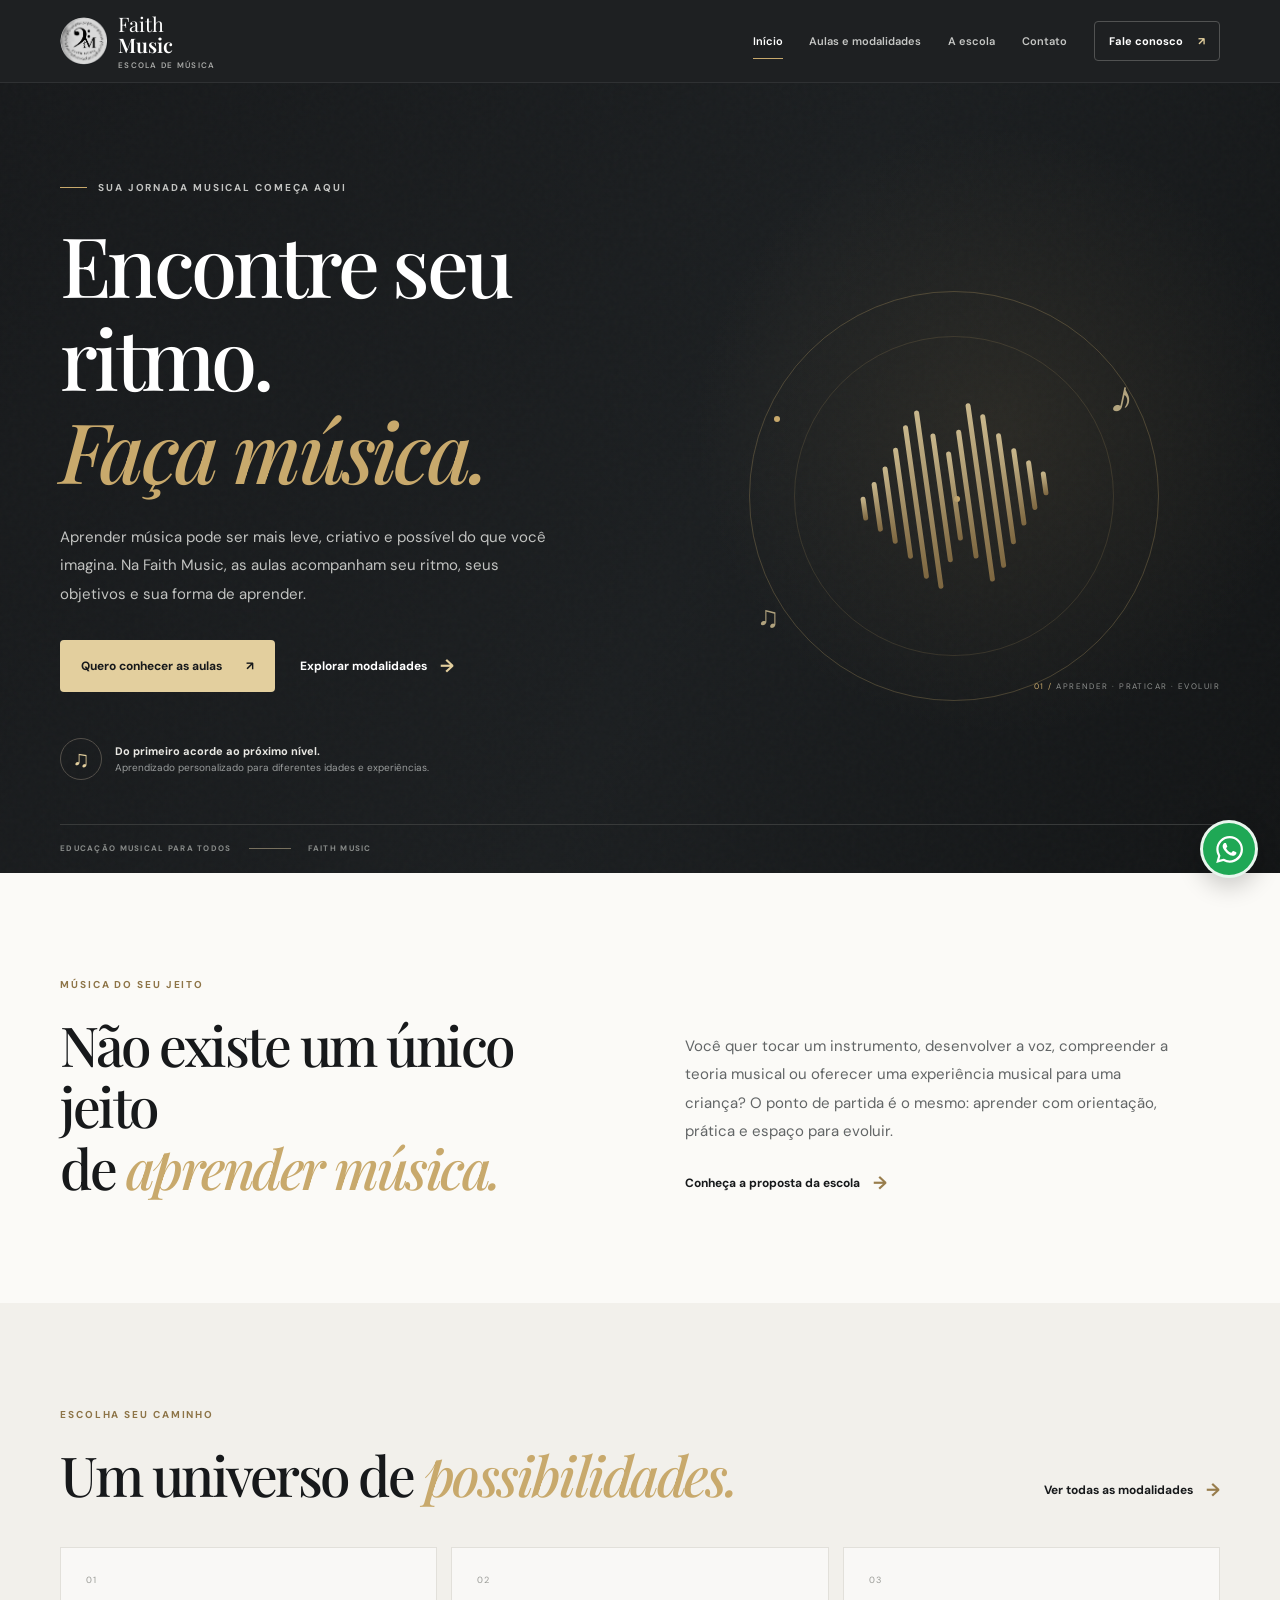
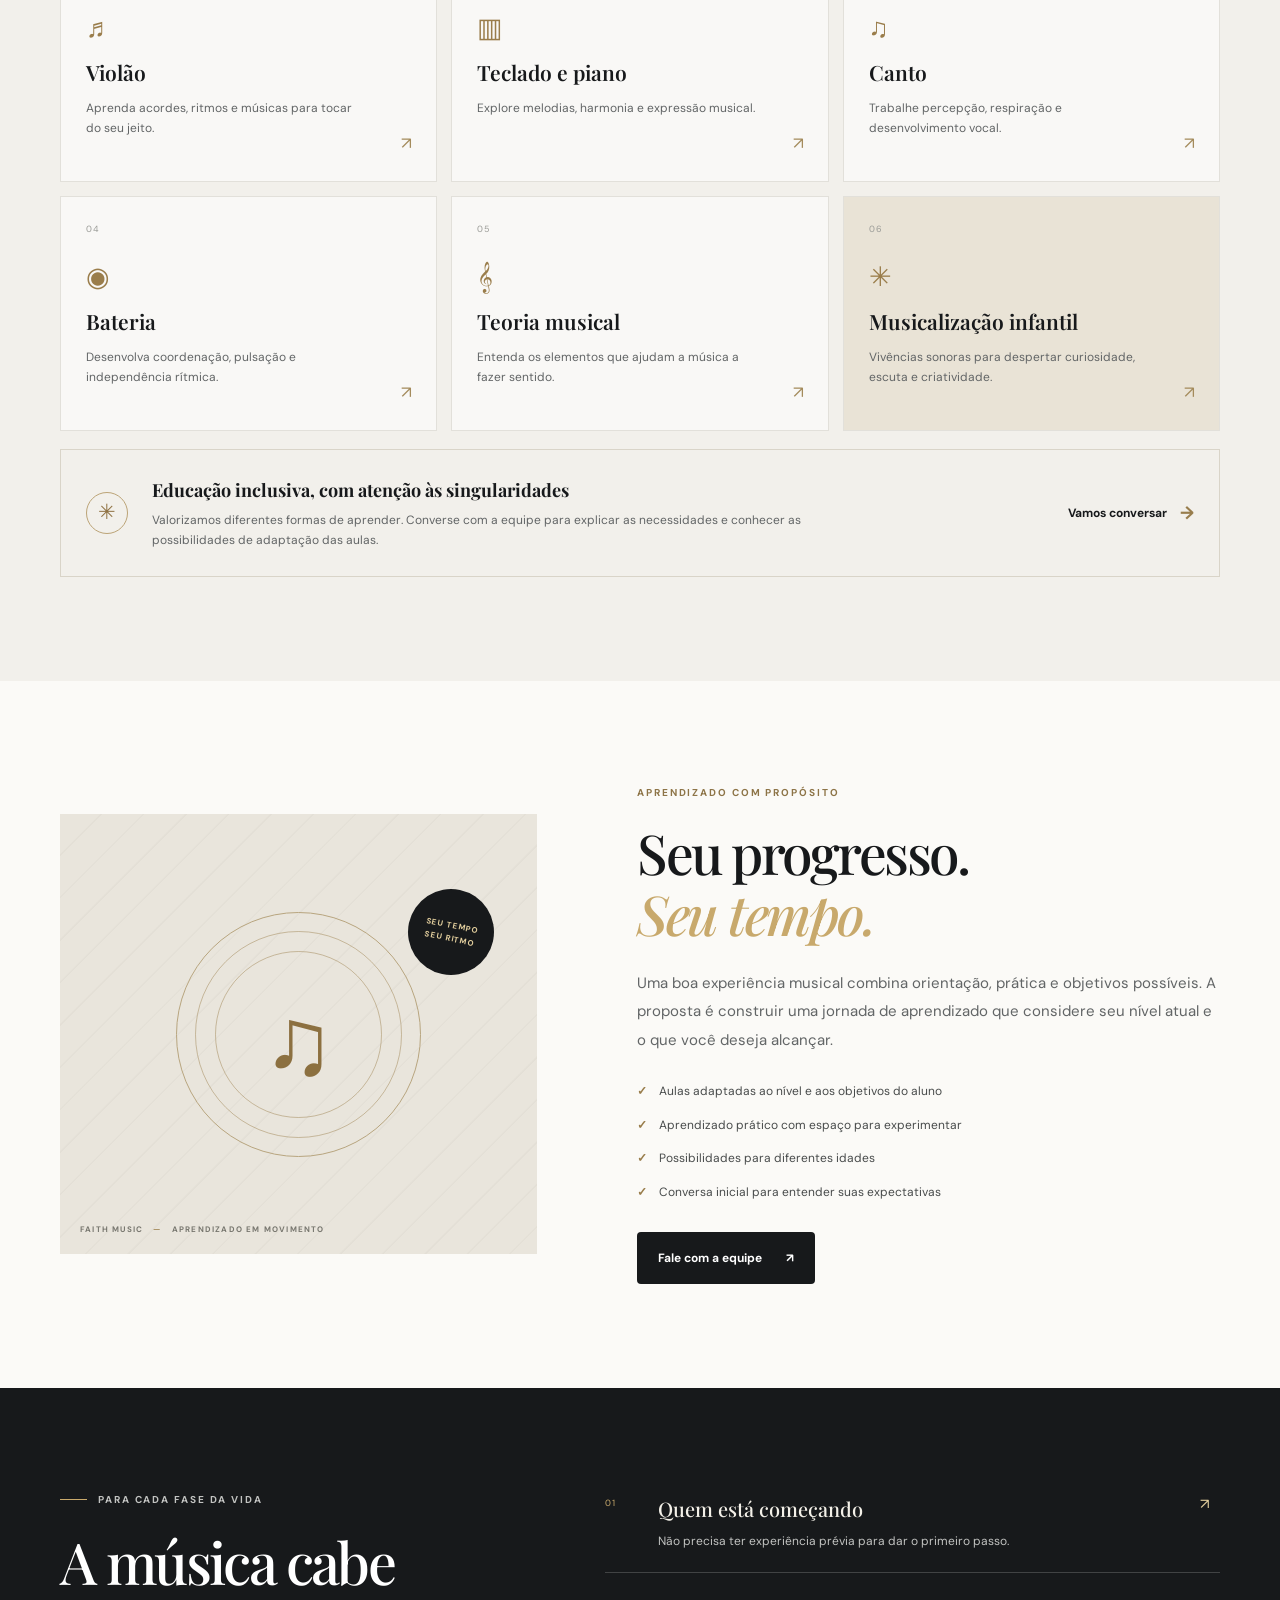
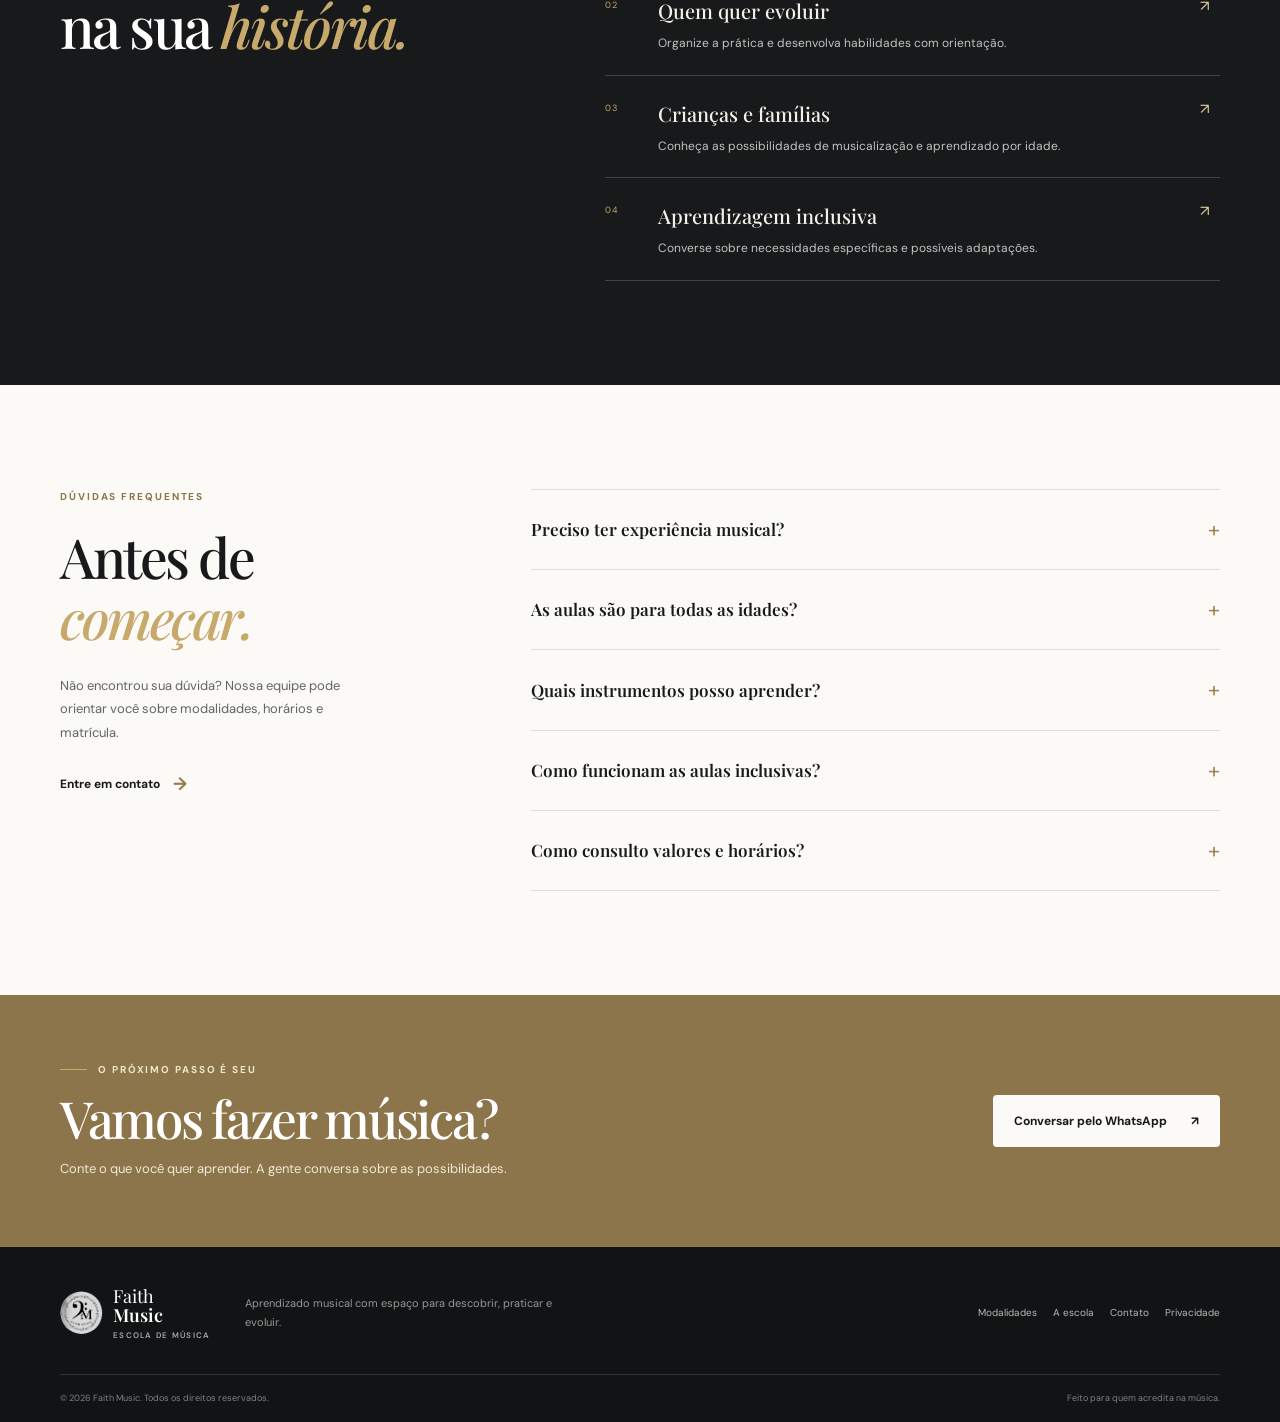
<file: index.html>
<!doctype html>
<html lang="pt-BR">
<head>
  <meta charset="utf-8">
  <meta name="viewport" content="width=device-width, initial-scale=1">
  <meta name="theme-color" content="#101214">
  <meta name="description" content="Aulas de música personalizadas para todas as idades na Faith Music. Descubra seu ritmo com aulas adaptadas ao seu jeito de aprender.">
  <title>Faith Music | Sua música começa aqui</title>
  <link rel="icon" type="image/png" href="assets/faith-music-logo-web.png">
  <link rel="preconnect" href="https://fonts.googleapis.com">
  <link rel="preconnect" href="https://fonts.gstatic.com" crossorigin>
  <link href="https://fonts.googleapis.com/css2?family=DM+Sans:wght@400;500;600;700&family=Playfair+Display:wght@500;600;700&display=swap" rel="stylesheet">
  <link rel="stylesheet" href="css/styles.css">
  <script src="js/main.js" defer></script>
</head>
<body>
  <a class="skip-link" href="#conteudo">Pular para o conteúdo</a>
  <header class="site-header">
    <div class="container nav-wrap">
      <a class="brand" href="index.html" aria-label="Faith Music — página inicial">
        <img src="assets/faith-music-logo-web.png" alt="Logotipo Faith Music">
        <span>Faith <b>Music</b><small>ESCOLA DE MÚSICA</small></span>
      </a>
      <button class="menu-toggle" type="button" aria-expanded="false" aria-controls="main-nav" aria-label="Abrir menu">
        <span></span><span></span><span></span>
      </button>
      <nav class="main-nav" id="main-nav" aria-label="Navegação principal">
        <a class="active" href="index.html">Início</a>
        <a href="cursos.html">Aulas e modalidades</a>
        <a href="sobre.html">A escola</a>
        <a href="contato.html">Contato</a>
        <a class="nav-cta" href="https://wa.me/5511956408774?text=Ol%C3%A1%21%20Quero%20conhecer%20as%20aulas%20da%20Faith%20Music." target="_blank" rel="noopener noreferrer">Fale conosco <span aria-hidden="true">↗</span></a>
      </nav>
    </div>
  </header>

  <main id="conteudo">
    <section class="hero section-dark">
      <div class="hero-grain" aria-hidden="true"></div>
      <div class="container hero-grid">
        <div class="hero-copy">
          <p class="eyebrow"><span class="eyebrow-line"></span> SUA JORNADA MUSICAL COMEÇA AQUI</p>
          <h1>Encontre seu ritmo.<br><em>Faça música.</em></h1>
          <p class="hero-lead">Aprender música pode ser mais leve, criativo e possível do que você imagina. Na Faith Music, as aulas acompanham seu ritmo, seus objetivos e sua forma de aprender.</p>
          <div class="hero-actions">
            <a class="button button-primary" href="https://wa.me/5511956408774?text=Ol%C3%A1%21%20Quero%20saber%20mais%20sobre%20as%20aulas%20da%20Faith%20Music." target="_blank" rel="noopener noreferrer">Quero conhecer as aulas <span aria-hidden="true">↗</span></a>
            <a class="text-link text-link-light" href="cursos.html">Explorar modalidades <span aria-hidden="true">→</span></a>
          </div>
          <div class="hero-proof">
            <span class="proof-mark" aria-hidden="true">♫</span>
            <p><strong>Do primeiro acorde ao próximo nível.</strong><br><span>Aprendizado personalizado para diferentes idades e experiências.</span></p>
          </div>
        </div>
        <div class="hero-art" aria-label="Detalhe visual inspirado em ondas sonoras">
          <div class="orbit orbit-one"></div><div class="orbit orbit-two"></div>
          <div class="sound-bars" aria-hidden="true">
            <i></i><i></i><i></i><i></i><i></i><i></i><i></i><i></i><i></i><i></i><i></i><i></i><i></i><i></i><i></i>
          </div>
          <div class="hero-note note-one" aria-hidden="true">♪</div>
          <div class="hero-note note-two" aria-hidden="true">♫</div>
          <div class="art-caption"><span>01 /</span> APRENDER · PRATICAR · EVOLUIR</div>
        </div>
      </div>
      <div class="hero-bottom container"><span>EDUCAÇÃO MUSICAL PARA TODOS</span><span class="bottom-line"></span><span>FAITH MUSIC</span></div>
    </section>

    <section class="intro section-pad">
      <div class="container intro-grid">
        <div>
          <p class="eyebrow eyebrow-dark">MÚSICA DO SEU JEITO</p>
          <h2>Não existe um único jeito<br>de <em>aprender música.</em></h2>
        </div>
        <div class="intro-text">
          <p>Você quer tocar um instrumento, desenvolver a voz, compreender a teoria musical ou oferecer uma experiência musical para uma criança? O ponto de partida é o mesmo: aprender com orientação, prática e espaço para evoluir.</p>
          <a class="text-link" href="sobre.html">Conheça a proposta da escola <span aria-hidden="true">→</span></a>
        </div>
      </div>
    </section>

    <section class="modalities section-pad section-soft">
      <div class="container">
        <div class="section-heading">
          <div><p class="eyebrow eyebrow-dark">ESCOLHA SEU CAMINHO</p><h2>Um universo de <em>possibilidades.</em></h2></div>
          <a class="text-link desktop-link" href="cursos.html">Ver todas as modalidades <span aria-hidden="true">→</span></a>
        </div>
        <!-- Os cards abaixo são editáveis. Atualize nomes, descrições e disponibilidade em cursos.html. -->
        <div class="course-grid">
          <a class="course-card" href="cursos.html#violao"><span class="course-number">01</span><span class="course-icon" aria-hidden="true">♬</span><h3>Violão</h3><p>Aprenda acordes, ritmos e músicas para tocar do seu jeito.</p><span class="card-arrow" aria-hidden="true">↗</span></a>
          <a class="course-card" href="cursos.html#teclado"><span class="course-number">02</span><span class="course-icon" aria-hidden="true">▥</span><h3>Teclado e piano</h3><p>Explore melodias, harmonia e expressão musical.</p><span class="card-arrow" aria-hidden="true">↗</span></a>
          <a class="course-card" href="cursos.html#canto"><span class="course-number">03</span><span class="course-icon" aria-hidden="true">♫</span><h3>Canto</h3><p>Trabalhe percepção, respiração e desenvolvimento vocal.</p><span class="card-arrow" aria-hidden="true">↗</span></a>
          <a class="course-card" href="cursos.html#bateria"><span class="course-number">04</span><span class="course-icon" aria-hidden="true">◉</span><h3>Bateria</h3><p>Desenvolva coordenação, pulsação e independência rítmica.</p><span class="card-arrow" aria-hidden="true">↗</span></a>
          <a class="course-card" href="cursos.html#teoria"><span class="course-number">05</span><span class="course-icon" aria-hidden="true">𝄞</span><h3>Teoria musical</h3><p>Entenda os elementos que ajudam a música a fazer sentido.</p><span class="card-arrow" aria-hidden="true">↗</span></a>
          <a class="course-card course-card-featured" href="cursos.html#infantil"><span class="course-number">06</span><span class="course-icon" aria-hidden="true">✳</span><h3>Musicalização infantil</h3><p>Vivências sonoras para despertar curiosidade, escuta e criatividade.</p><span class="card-arrow" aria-hidden="true">↗</span></a>
        </div>
        <div class="inclusive-note">
          <span class="inclusive-symbol" aria-hidden="true">✳</span>
          <div><h3>Educação inclusiva, com atenção às singularidades</h3><p>Valorizamos diferentes formas de aprender. Converse com a equipe para explicar as necessidades e conhecer as possibilidades de adaptação das aulas.</p></div>
          <a class="text-link" href="contato.html">Vamos conversar <span aria-hidden="true">→</span></a>
        </div>
        <div class="mobile-link"><a class="text-link" href="cursos.html">Ver todas as modalidades <span aria-hidden="true">→</span></a></div>
      </div>
    </section>

    <section class="method section-pad">
      <div class="container method-grid">
        <div class="method-visual">
          <div class="method-ring"><span>♫</span></div>
          <div class="method-stamp">SEU TEMPO<br>SEU RITMO</div>
          <div class="method-caption">FAITH MUSIC <span>—</span> APRENDIZADO EM MOVIMENTO</div>
        </div>
        <div class="method-copy">
          <p class="eyebrow eyebrow-dark">APRENDIZADO COM PROPÓSITO</p>
          <h2>Seu progresso.<br><em>Seu tempo.</em></h2>
          <p>Uma boa experiência musical combina orientação, prática e objetivos possíveis. A proposta é construir uma jornada de aprendizado que considere seu nível atual e o que você deseja alcançar.</p>
          <ul class="check-list">
            <li><span>✓</span> Aulas adaptadas ao nível e aos objetivos do aluno</li>
            <li><span>✓</span> Aprendizado prático com espaço para experimentar</li>
            <li><span>✓</span> Possibilidades para diferentes idades</li>
            <li><span>✓</span> Conversa inicial para entender suas expectativas</li>
          </ul>
          <a class="button button-dark" href="https://wa.me/5511956408774?text=Ol%C3%A1%21%20Quero%20entender%20como%20funcionam%20as%20aulas%20personalizadas." target="_blank" rel="noopener noreferrer">Fale com a equipe <span aria-hidden="true">↗</span></a>
        </div>
      </div>
    </section>

    <section class="audience section-pad section-dark">
      <div class="container audience-grid">
        <div><p class="eyebrow"><span class="eyebrow-line"></span> PARA CADA FASE DA VIDA</p><h2>A música cabe<br>na sua <em>história.</em></h2></div>
        <div class="audience-list">
          <article><span>01</span><div><h3>Quem está começando</h3><p>Não precisa ter experiência prévia para dar o primeiro passo.</p></div><span class="audience-arrow">↗</span></article>
          <article><span>02</span><div><h3>Quem quer evoluir</h3><p>Organize a prática e desenvolva habilidades com orientação.</p></div><span class="audience-arrow">↗</span></article>
          <article><span>03</span><div><h3>Crianças e famílias</h3><p>Conheça as possibilidades de musicalização e aprendizado por idade.</p></div><span class="audience-arrow">↗</span></article>
          <article><span>04</span><div><h3>Aprendizagem inclusiva</h3><p>Converse sobre necessidades específicas e possíveis adaptações.</p></div><span class="audience-arrow">↗</span></article>
        </div>
      </div>
    </section>

    <section class="faq section-pad">
      <div class="container faq-grid">
        <div><p class="eyebrow eyebrow-dark">DÚVIDAS FREQUENTES</p><h2>Antes de<br><em>começar.</em></h2><p class="faq-intro">Não encontrou sua dúvida? Nossa equipe pode orientar você sobre modalidades, horários e matrícula.</p><a class="text-link" href="contato.html">Entre em contato <span aria-hidden="true">→</span></a></div>
        <div class="accordion">
          <details><summary>Preciso ter experiência musical? <span>+</span></summary><p>Não. A escola oferece possibilidades para quem está começando e para quem já tem alguma experiência. A equipe pode orientar sobre a modalidade mais adequada.</p></details>
          <details><summary>As aulas são para todas as idades? <span>+</span></summary><p>A divulgação da escola contempla aulas para diferentes idades, incluindo musicalização infantil. Consulte a equipe para confirmar as faixas etárias e modalidades disponíveis.</p></details>
          <details><summary>Quais instrumentos posso aprender? <span>+</span></summary><p>As modalidades divulgadas incluem violão, teclado/piano, canto, bateria, teoria musical e musicalização infantil. Confirme disponibilidade, horários e formato diretamente com a escola.</p></details>
          <details><summary>Como funcionam as aulas inclusivas? <span>+</span></summary><p>Entre em contato para compartilhar as necessidades e expectativas do aluno. A equipe poderá explicar quais adaptações e recursos são possíveis. Não presuma disponibilidade de um suporte específico sem essa conversa.</p></details>
          <details><summary>Como consulto valores e horários? <span>+</span></summary><p>Os valores, horários, formatos e condições de matrícula serão informados pela equipe. Use o botão de WhatsApp para receber as informações atualizadas.</p></details>
        </div>
      </div>
    </section>

    <section class="final-cta">
      <div class="container final-cta-inner"><div><p class="eyebrow"><span class="eyebrow-line"></span> O PRÓXIMO PASSO É SEU</p><h2>Vamos fazer música?</h2><p>Conte o que você quer aprender. A gente conversa sobre as possibilidades.</p></div><a class="button button-light" href="https://wa.me/5511956408774?text=Ol%C3%A1%21%20Quero%20conhecer%20a%20Faith%20Music%20e%20as%20op%C3%A7%C3%B5es%20de%20aula." target="_blank" rel="noopener noreferrer">Conversar pelo WhatsApp <span aria-hidden="true">↗</span></a></div>
    </section>
  </main>

  <footer class="site-footer">
    <div class="container footer-main">
      <a class="brand brand-footer" href="index.html"><img src="assets/faith-music-logo-web.png" alt=""><span>Faith <b>Music</b><small>ESCOLA DE MÚSICA</small></span></a>
      <p>Aprendizado musical com espaço para descobrir, praticar e evoluir.</p>
      <div class="footer-links"><a href="cursos.html">Modalidades</a><a href="sobre.html">A escola</a><a href="contato.html">Contato</a><a href="privacidade.html">Privacidade</a></div>
    </div>
    <div class="container footer-bottom"><span>© <span data-current-year></span> Faith Music. Todos os direitos reservados.</span><span>Feito para quem acredita na música.</span></div>
  </footer>

  <a class="whatsapp-float" href="https://wa.me/5511956408774?text=Ol%C3%A1%21%20Vim%20pelo%20site%20da%20Faith%20Music." target="_blank" rel="noopener noreferrer" aria-label="Fale com a Faith Music pelo WhatsApp">
    <svg viewBox="0 0 24 24" aria-hidden="true"><path d="M20.52 3.48A11.8 11.8 0 0 0 12.13 0C5.6 0 .28 5.31.28 11.85c0 2.09.55 4.13 1.6 5.93L.18 24l6.38-1.67a11.85 11.85 0 0 0 5.57 1.42h.01c6.53 0 11.85-5.32 11.85-11.85 0-3.17-1.24-6.15-3.47-8.42ZM12.13 21.7h-.01a9.83 9.83 0 0 1-5.01-1.37l-.36-.21-3.79.99 1.01-3.69-.23-.38a9.82 9.82 0 0 1-1.51-5.19c0-5.44 4.43-9.87 9.88-9.87a9.8 9.8 0 0 1 6.98 2.9 9.8 9.8 0 0 1 2.89 6.98c0 5.44-4.43 9.87-9.86 9.87Zm5.42-7.39c-.3-.15-1.78-.88-2.05-.98-.28-.1-.48-.15-.68.15-.2.3-.78.98-.95 1.18-.18.2-.35.22-.65.07-.3-.15-1.27-.47-2.42-1.49-.9-.8-1.5-1.79-1.68-2.09-.17-.3-.02-.46.13-.61.14-.13.3-.35.45-.52.15-.18.2-.3.3-.5.1-.2.05-.37-.03-.52-.07-.15-.68-1.63-.93-2.23-.24-.58-.49-.5-.68-.51h-.58c-.2 0-.52.07-.8.37-.28.3-1.05 1.03-1.05 2.51s1.08 2.91 1.23 3.11c.15.2 2.12 3.24 5.13 4.54.72.31 1.28.49 1.72.63.72.23 1.37.2 1.89.12.58-.09 1.78-.73 2.03-1.43.25-.7.25-1.3.17-1.43-.07-.13-.27-.2-.57-.35Z"/></svg>
  </a>
</body>
</html>
</file>
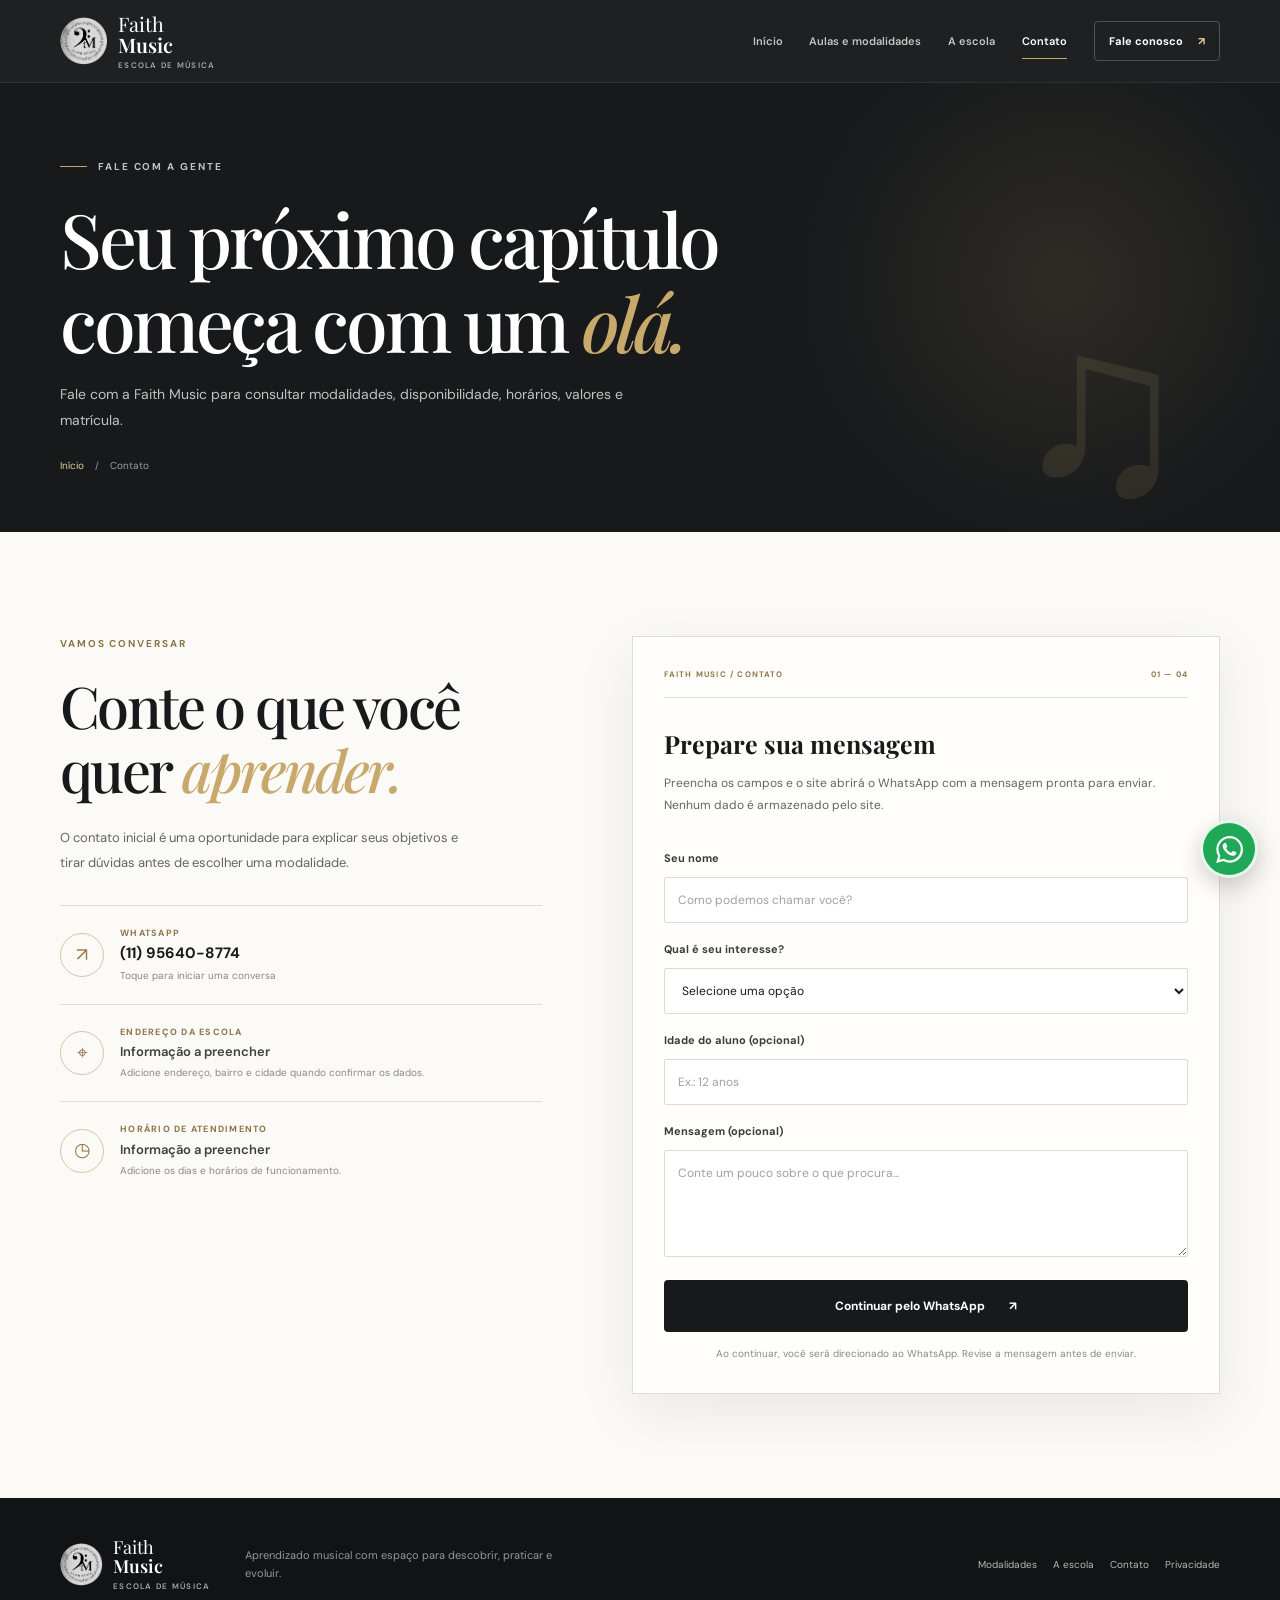
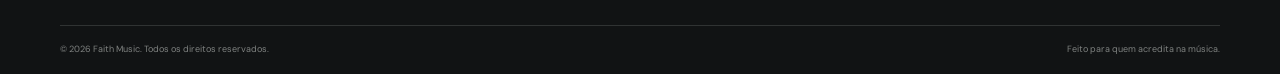
<file: contato.html>
<!doctype html>
<html lang="pt-BR">
<head>
  <meta charset="utf-8"><meta name="viewport" content="width=device-width, initial-scale=1">
  <meta name="description" content="Entre em contato com a Faith Music para consultar aulas, horários, valores e matrícula.">
  <title>Contato | Faith Music</title><link rel="icon" type="image/png" href="assets/faith-music-logo-web.png">
  <link rel="preconnect" href="https://fonts.googleapis.com"><link rel="preconnect" href="https://fonts.gstatic.com" crossorigin>
  <link href="https://fonts.googleapis.com/css2?family=DM+Sans:wght@400;500;600;700&family=Playfair+Display:wght@500;600;700&display=swap" rel="stylesheet">
  <link rel="stylesheet" href="css/styles.css"><script src="js/main.js" defer></script>
</head>
<body>
<a class="skip-link" href="#conteudo">Pular para o conteúdo</a>
<header class="site-header"><div class="container nav-wrap"><a class="brand" href="index.html"><img src="assets/faith-music-logo-web.png" alt="Logotipo Faith Music"><span>Faith <b>Music</b><small>ESCOLA DE MÚSICA</small></span></a><button class="menu-toggle" type="button" aria-expanded="false" aria-controls="main-nav" aria-label="Abrir menu"><span></span><span></span><span></span></button><nav class="main-nav" id="main-nav" aria-label="Navegação principal"><a href="index.html">Início</a><a href="cursos.html">Aulas e modalidades</a><a href="sobre.html">A escola</a><a class="active" href="contato.html">Contato</a><a class="nav-cta" href="https://wa.me/5511956408774?text=Ol%C3%A1%21%20Quero%20conhecer%20as%20aulas%20da%20Faith%20Music." target="_blank" rel="noopener noreferrer">Fale conosco <span>↗</span></a></nav></div></header>
<main id="conteudo">
<section class="page-hero section-dark"><div class="container page-hero-inner"><p class="eyebrow"><span class="eyebrow-line"></span> FALE COM A GENTE</p><h1>Seu próximo capítulo<br>começa com um <em>olá.</em></h1><p>Fale com a Faith Music para consultar modalidades, disponibilidade, horários, valores e matrícula.</p><div class="breadcrumb"><a href="index.html">Início</a><span>/</span><span>Contato</span></div></div><span class="page-hero-note" aria-hidden="true">♫</span></section>
<section class="section-pad"><div class="container contact-grid">
  <div class="contact-copy"><p class="eyebrow eyebrow-dark">VAMOS CONVERSAR</p><h2>Conte o que você<br>quer <em>aprender.</em></h2><p>O contato inicial é uma oportunidade para explicar seus objetivos e tirar dúvidas antes de escolher uma modalidade.</p>
    <a class="contact-method" href="https://wa.me/5511956408774?text=Ol%C3%A1%21%20Vim%20pelo%20site%20da%20Faith%20Music." target="_blank" rel="noopener noreferrer"><span class="contact-method-icon">↗</span><span><small>WHATSAPP</small><strong>(11) 95640-8774</strong><em>Toque para iniciar uma conversa</em></span></a>
    <div class="contact-placeholder"><span>⌖</span><div><small>ENDEREÇO DA ESCOLA</small><p>Informação a preencher</p><em>Adicione endereço, bairro e cidade quando confirmar os dados.</em></div></div>
    <div class="contact-placeholder"><span>◷</span><div><small>HORÁRIO DE ATENDIMENTO</small><p>Informação a preencher</p><em>Adicione os dias e horários de funcionamento.</em></div></div>
  </div>
  <div class="contact-form-wrap"><div class="form-heading"><span>FAITH MUSIC / CONTATO</span><span>01 — 04</span></div><h3>Prepare sua mensagem</h3><p>Preencha os campos e o site abrirá o WhatsApp com a mensagem pronta para enviar. Nenhum dado é armazenado pelo site.</p>
    <form id="whatsapp-form">
      <label for="nome">Seu nome</label><input id="nome" name="nome" type="text" autocomplete="name" placeholder="Como podemos chamar você?" required>
      <label for="interesse">Qual é seu interesse?</label><select id="interesse" name="interesse" required><option value="">Selecione uma opção</option><option>Violão</option><option>Teclado ou piano</option><option>Canto</option><option>Bateria</option><option>Teoria musical</option><option>Musicalização infantil</option><option>Educação inclusiva</option><option>Quero conhecer todas as opções</option></select>
      <label for="idade">Idade do aluno (opcional)</label><input id="idade" name="idade" type="text" inputmode="numeric" placeholder="Ex.: 12 anos">
      <label for="mensagem">Mensagem (opcional)</label><textarea id="mensagem" name="mensagem" rows="4" placeholder="Conte um pouco sobre o que procura..."></textarea>
      <button class="button button-dark form-submit" type="submit">Continuar pelo WhatsApp <span aria-hidden="true">↗</span></button>
      <p class="form-note">Ao continuar, você será direcionado ao WhatsApp. Revise a mensagem antes de enviar.</p>
    </form>
  </div>
</div></section>
</main>
<footer class="site-footer"><div class="container footer-main"><a class="brand brand-footer" href="index.html"><img src="assets/faith-music-logo-web.png" alt=""><span>Faith <b>Music</b><small>ESCOLA DE MÚSICA</small></span></a><p>Aprendizado musical com espaço para descobrir, praticar e evoluir.</p><div class="footer-links"><a href="cursos.html">Modalidades</a><a href="sobre.html">A escola</a><a href="contato.html">Contato</a><a href="privacidade.html">Privacidade</a></div></div><div class="container footer-bottom"><span>© <span data-current-year></span> Faith Music. Todos os direitos reservados.</span><span>Feito para quem acredita na música.</span></div></footer>
<a class="whatsapp-float" href="https://wa.me/5511956408774?text=Ol%C3%A1%21%20Vim%20pelo%20site%20da%20Faith%20Music." target="_blank" rel="noopener noreferrer" aria-label="Fale com a Faith Music pelo WhatsApp"><svg viewBox="0 0 24 24" aria-hidden="true"><path d="M20.52 3.48A11.8 11.8 0 0 0 12.13 0C5.6 0 .28 5.31.28 11.85c0 2.09.55 4.13 1.6 5.93L.18 24l6.38-1.67a11.85 11.85 0 0 0 5.57 1.42h.01c6.53 0 11.85-5.32 11.85-11.85 0-3.17-1.24-6.15-3.47-8.42ZM12.13 21.7h-.01a9.83 9.83 0 0 1-5.01-1.37l-.36-.21-3.79.99 1.01-3.69-.23-.38a9.82 9.82 0 0 1-1.51-5.19c0-5.44 4.43-9.87 9.88-9.87a9.8 9.8 0 0 1 6.98 2.9 9.8 9.8 0 0 1 2.89 6.98c0 5.44-4.43 9.87-9.86 9.87Zm5.42-7.39c-.3-.15-1.78-.88-2.05-.98-.28-.1-.48-.15-.68.15-.2.3-.78.98-.95 1.18-.18.2-.35.22-.65.07-.3-.15-1.27-.47-2.42-1.49-.9-.8-1.5-1.79-1.68-2.09-.17-.3-.02-.46.13-.61.14-.13.3-.35.45-.52.15-.18.2-.3.3-.5.1-.2.05-.37-.03-.52-.07-.15-.68-1.63-.93-2.23-.24-.58-.49-.5-.68-.51h-.58c-.2 0-.52.07-.8.37-.28.3-1.05 1.03-1.05 2.51s1.08 2.91 1.23 3.11c.15.2 2.12 3.24 5.13 4.54.72.31 1.28.49 1.72.63.72.23 1.37.2 1.89.12.58-.09 1.78-.73 2.03-1.43.25-.7.25-1.3.17-1.43-.07-.13-.27-.2-.57-.35Z"/></svg></a>
</body></html>
</file>
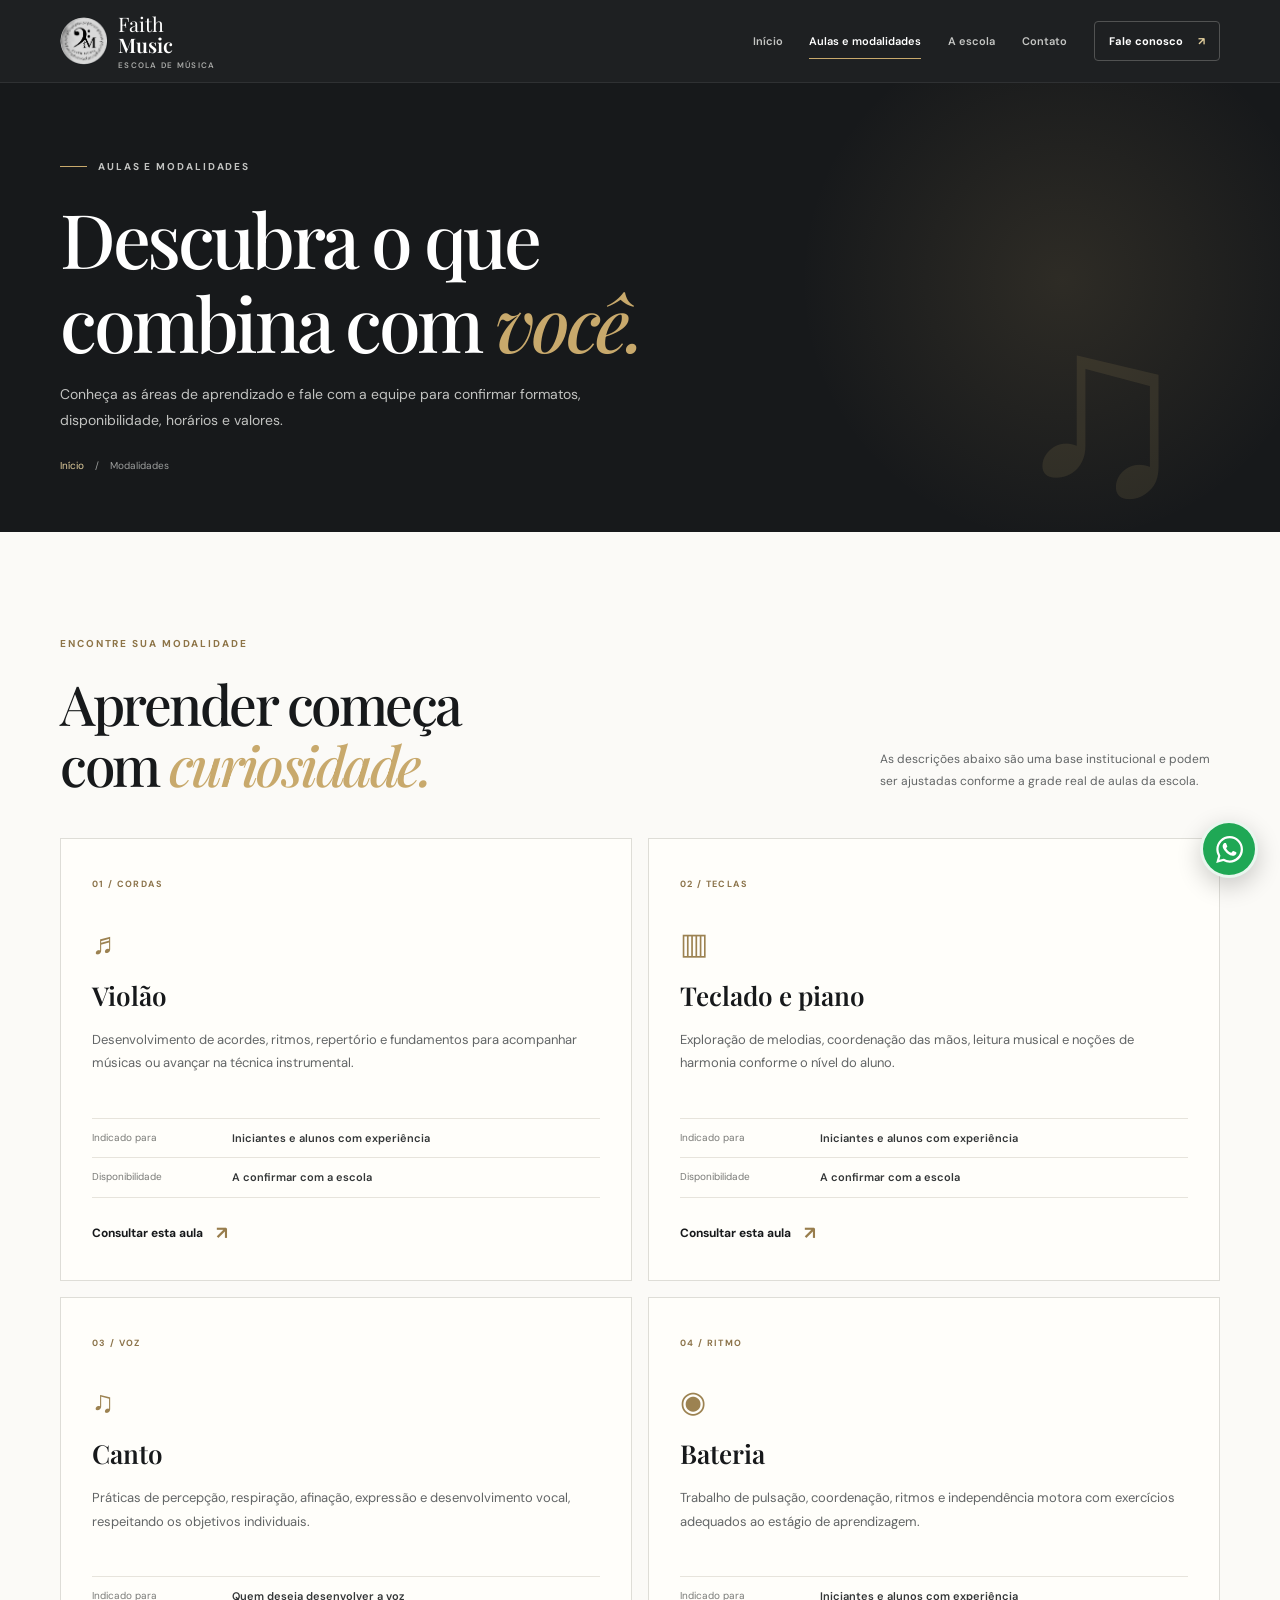
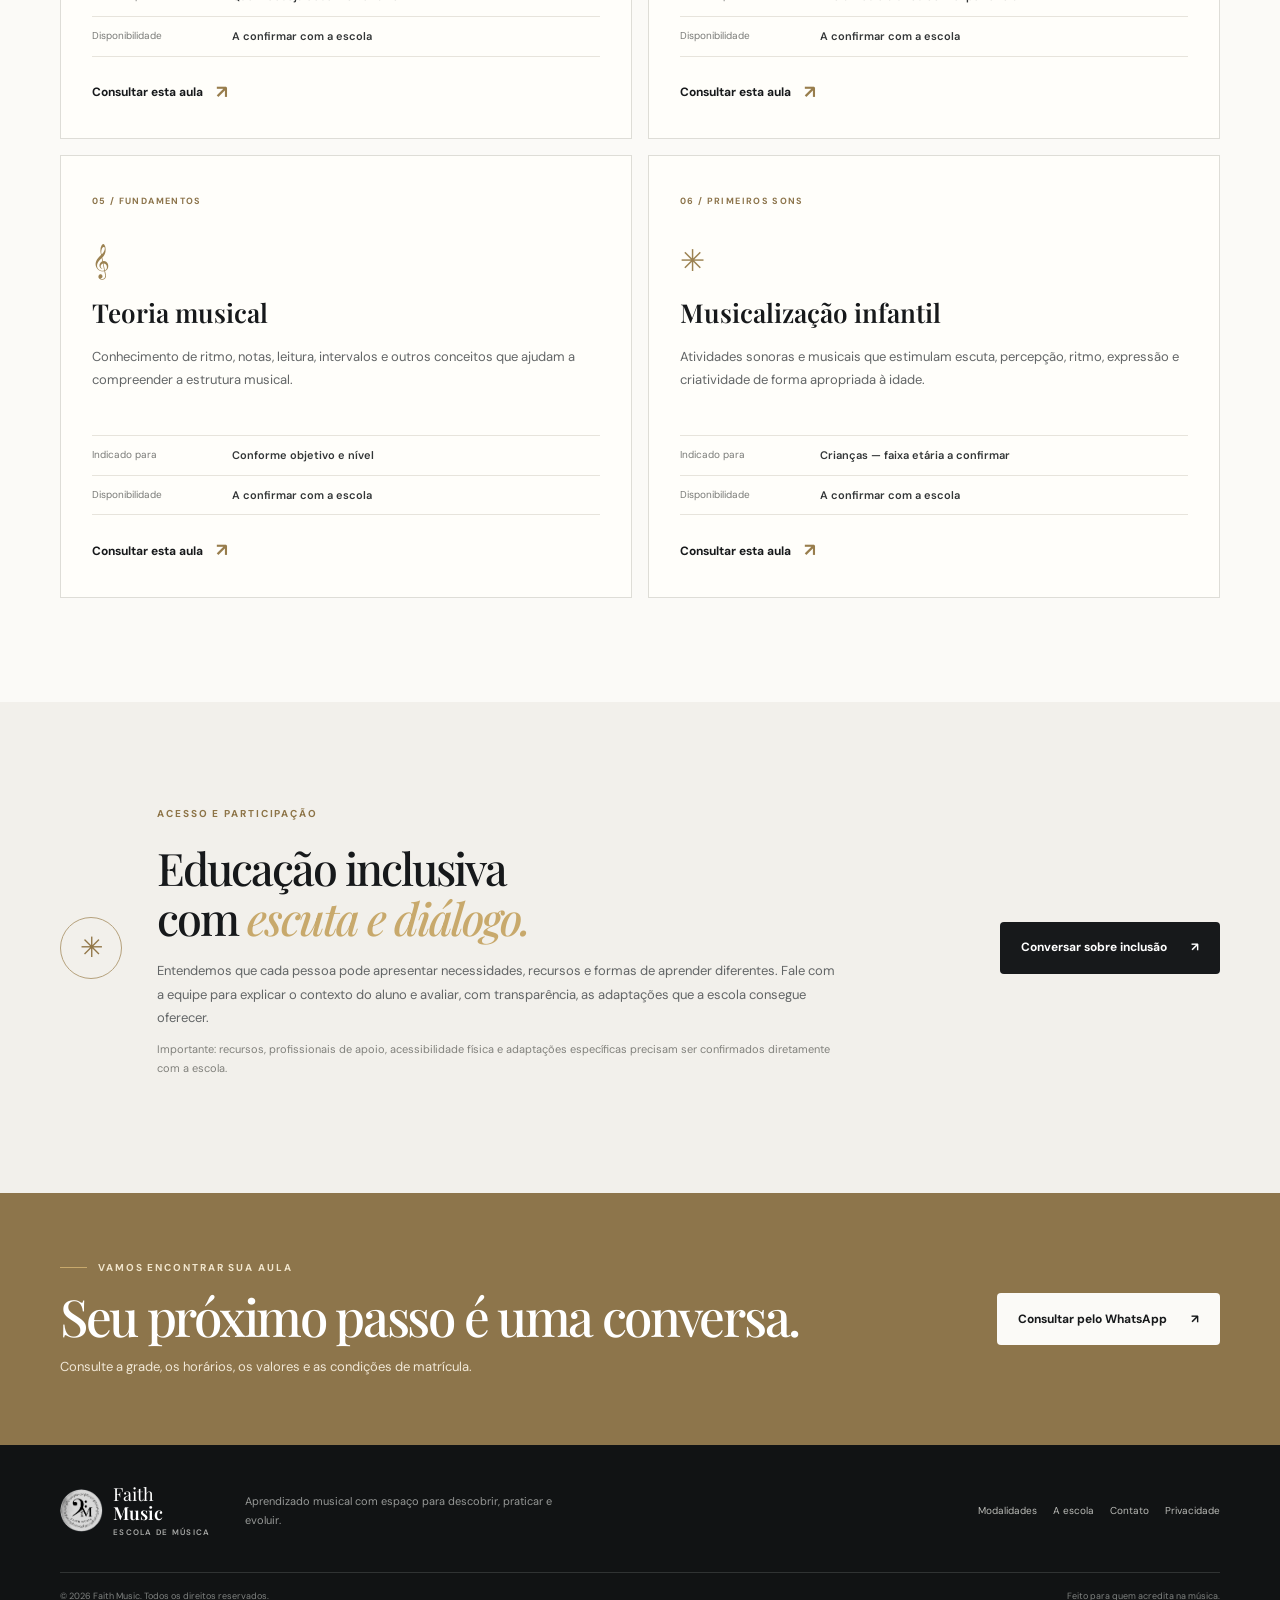
<file: cursos.html>
<!doctype html>
<html lang="pt-BR">
<head>
  <meta charset="utf-8"><meta name="viewport" content="width=device-width, initial-scale=1">
  <meta name="description" content="Conheça as modalidades de aula da Faith Music e consulte a equipe sobre disponibilidade.">
  <title>Aulas e modalidades | Faith Music</title>
  <link rel="icon" type="image/png" href="assets/faith-music-logo-web.png">
  <link rel="preconnect" href="https://fonts.googleapis.com"><link rel="preconnect" href="https://fonts.gstatic.com" crossorigin>
  <link href="https://fonts.googleapis.com/css2?family=DM+Sans:wght@400;500;600;700&family=Playfair+Display:wght@500;600;700&display=swap" rel="stylesheet">
  <link rel="stylesheet" href="css/styles.css"><script src="js/main.js" defer></script>
</head>
<body>
  <a class="skip-link" href="#conteudo">Pular para o conteúdo</a>
  <header class="site-header"><div class="container nav-wrap">
    <a class="brand" href="index.html"><img src="assets/faith-music-logo-web.png" alt="Logotipo Faith Music"><span>Faith <b>Music</b><small>ESCOLA DE MÚSICA</small></span></a>
    <button class="menu-toggle" type="button" aria-expanded="false" aria-controls="main-nav" aria-label="Abrir menu"><span></span><span></span><span></span></button>
    <nav class="main-nav" id="main-nav" aria-label="Navegação principal"><a href="index.html">Início</a><a class="active" href="cursos.html">Aulas e modalidades</a><a href="sobre.html">A escola</a><a href="contato.html">Contato</a><a class="nav-cta" href="https://wa.me/5511956408774?text=Ol%C3%A1%21%20Quero%20conhecer%20as%20aulas%20da%20Faith%20Music." target="_blank" rel="noopener noreferrer">Fale conosco <span>↗</span></a></nav>
  </div></header>
  <main id="conteudo">
    <section class="page-hero section-dark"><div class="container page-hero-inner"><p class="eyebrow"><span class="eyebrow-line"></span> AULAS E MODALIDADES</p><h1>Descubra o que<br>combina com <em>você.</em></h1><p>Conheça as áreas de aprendizado e fale com a equipe para confirmar formatos, disponibilidade, horários e valores.</p><div class="breadcrumb"><a href="index.html">Início</a><span>/</span><span>Modalidades</span></div></div><span class="page-hero-note" aria-hidden="true">♫</span></section>
    <section class="section-pad"><div class="container">
      <div class="section-heading"><div><p class="eyebrow eyebrow-dark">ENCONTRE SUA MODALIDADE</p><h2>Aprender começa<br>com <em>curiosidade.</em></h2></div><p class="heading-aside">As descrições abaixo são uma base institucional e podem ser ajustadas conforme a grade real de aulas da escola.</p></div>
      <!-- Edite as descrições e os campos "Disponibilidade" quando a escola confirmar a grade. -->
      <div class="course-detail-grid">
        <article class="course-detail" id="violao"><span class="detail-index">01 / CORDAS</span><span class="detail-icon">♬</span><h3>Violão</h3><p>Desenvolvimento de acordes, ritmos, repertório e fundamentos para acompanhar músicas ou avançar na técnica instrumental.</p><dl><div><dt>Indicado para</dt><dd>Iniciantes e alunos com experiência</dd></div><div><dt>Disponibilidade</dt><dd>A confirmar com a escola</dd></div></dl><a class="text-link" href="https://wa.me/5511956408774?text=Ol%C3%A1%21%20Tenho%20interesse%20nas%20aulas%20de%20viol%C3%A3o." target="_blank" rel="noopener noreferrer">Consultar esta aula <span>↗</span></a></article>
        <article class="course-detail" id="teclado"><span class="detail-index">02 / TECLAS</span><span class="detail-icon">▥</span><h3>Teclado e piano</h3><p>Exploração de melodias, coordenação das mãos, leitura musical e noções de harmonia conforme o nível do aluno.</p><dl><div><dt>Indicado para</dt><dd>Iniciantes e alunos com experiência</dd></div><div><dt>Disponibilidade</dt><dd>A confirmar com a escola</dd></div></dl><a class="text-link" href="https://wa.me/5511956408774?text=Ol%C3%A1%21%20Tenho%20interesse%20nas%20aulas%20de%20teclado%20ou%20piano." target="_blank" rel="noopener noreferrer">Consultar esta aula <span>↗</span></a></article>
        <article class="course-detail" id="canto"><span class="detail-index">03 / VOZ</span><span class="detail-icon">♫</span><h3>Canto</h3><p>Práticas de percepção, respiração, afinação, expressão e desenvolvimento vocal, respeitando os objetivos individuais.</p><dl><div><dt>Indicado para</dt><dd>Quem deseja desenvolver a voz</dd></div><div><dt>Disponibilidade</dt><dd>A confirmar com a escola</dd></div></dl><a class="text-link" href="https://wa.me/5511956408774?text=Ol%C3%A1%21%20Tenho%20interesse%20nas%20aulas%20de%20canto." target="_blank" rel="noopener noreferrer">Consultar esta aula <span>↗</span></a></article>
        <article class="course-detail" id="bateria"><span class="detail-index">04 / RITMO</span><span class="detail-icon">◉</span><h3>Bateria</h3><p>Trabalho de pulsação, coordenação, ritmos e independência motora com exercícios adequados ao estágio de aprendizagem.</p><dl><div><dt>Indicado para</dt><dd>Iniciantes e alunos com experiência</dd></div><div><dt>Disponibilidade</dt><dd>A confirmar com a escola</dd></div></dl><a class="text-link" href="https://wa.me/5511956408774?text=Ol%C3%A1%21%20Tenho%20interesse%20nas%20aulas%20de%20bateria." target="_blank" rel="noopener noreferrer">Consultar esta aula <span>↗</span></a></article>
        <article class="course-detail" id="teoria"><span class="detail-index">05 / FUNDAMENTOS</span><span class="detail-icon">𝄞</span><h3>Teoria musical</h3><p>Conhecimento de ritmo, notas, leitura, intervalos e outros conceitos que ajudam a compreender a estrutura musical.</p><dl><div><dt>Indicado para</dt><dd>Conforme objetivo e nível</dd></div><div><dt>Disponibilidade</dt><dd>A confirmar com a escola</dd></div></dl><a class="text-link" href="https://wa.me/5511956408774?text=Ol%C3%A1%21%20Quero%20saber%20sobre%20teoria%20musical." target="_blank" rel="noopener noreferrer">Consultar esta aula <span>↗</span></a></article>
        <article class="course-detail" id="infantil"><span class="detail-index">06 / PRIMEIROS SONS</span><span class="detail-icon">✳</span><h3>Musicalização infantil</h3><p>Atividades sonoras e musicais que estimulam escuta, percepção, ritmo, expressão e criatividade de forma apropriada à idade.</p><dl><div><dt>Indicado para</dt><dd>Crianças — faixa etária a confirmar</dd></div><div><dt>Disponibilidade</dt><dd>A confirmar com a escola</dd></div></dl><a class="text-link" href="https://wa.me/5511956408774?text=Ol%C3%A1%21%20Quero%20saber%20sobre%20musicaliza%C3%A7%C3%A3o%20infantil." target="_blank" rel="noopener noreferrer">Consultar esta aula <span>↗</span></a></article>
      </div>
    </div></section>
    <section class="inclusive-band section-soft section-pad"><div class="container inclusive-grid"><div class="inclusive-emblem">✳</div><div><p class="eyebrow eyebrow-dark">ACESSO E PARTICIPAÇÃO</p><h2>Educação inclusiva<br>com <em>escuta e diálogo.</em></h2><p>Entendemos que cada pessoa pode apresentar necessidades, recursos e formas de aprender diferentes. Fale com a equipe para explicar o contexto do aluno e avaliar, com transparência, as adaptações que a escola consegue oferecer.</p><p class="fine-print">Importante: recursos, profissionais de apoio, acessibilidade física e adaptações específicas precisam ser confirmados diretamente com a escola.</p></div><a class="button button-dark" href="https://wa.me/5511956408774?text=Ol%C3%A1%21%20Gostaria%20de%20conversar%20sobre%20educa%C3%A7%C3%A3o%20musical%20inclusiva." target="_blank" rel="noopener noreferrer">Conversar sobre inclusão <span>↗</span></a></div></section>
    <section class="final-cta"><div class="container final-cta-inner"><div><p class="eyebrow"><span class="eyebrow-line"></span> VAMOS ENCONTRAR SUA AULA</p><h2>Seu próximo passo é uma conversa.</h2><p>Consulte a grade, os horários, os valores e as condições de matrícula.</p></div><a class="button button-light" href="https://wa.me/5511956408774?text=Ol%C3%A1%21%20Quero%20consultar%20hor%C3%A1rios%20e%20valores%20das%20aulas." target="_blank" rel="noopener noreferrer">Consultar pelo WhatsApp <span>↗</span></a></div></section>
  </main>
  <footer class="site-footer"><div class="container footer-main"><a class="brand brand-footer" href="index.html"><img src="assets/faith-music-logo-web.png" alt=""><span>Faith <b>Music</b><small>ESCOLA DE MÚSICA</small></span></a><p>Aprendizado musical com espaço para descobrir, praticar e evoluir.</p><div class="footer-links"><a href="cursos.html">Modalidades</a><a href="sobre.html">A escola</a><a href="contato.html">Contato</a><a href="privacidade.html">Privacidade</a></div></div><div class="container footer-bottom"><span>© <span data-current-year></span> Faith Music. Todos os direitos reservados.</span><span>Feito para quem acredita na música.</span></div></footer>
  <a class="whatsapp-float" href="https://wa.me/5511956408774?text=Ol%C3%A1%21%20Vim%20pelo%20site%20da%20Faith%20Music." target="_blank" rel="noopener noreferrer" aria-label="Fale com a Faith Music pelo WhatsApp"><svg viewBox="0 0 24 24" aria-hidden="true"><path d="M20.52 3.48A11.8 11.8 0 0 0 12.13 0C5.6 0 .28 5.31.28 11.85c0 2.09.55 4.13 1.6 5.93L.18 24l6.38-1.67a11.85 11.85 0 0 0 5.57 1.42h.01c6.53 0 11.85-5.32 11.85-11.85 0-3.17-1.24-6.15-3.47-8.42ZM12.13 21.7h-.01a9.83 9.83 0 0 1-5.01-1.37l-.36-.21-3.79.99 1.01-3.69-.23-.38a9.82 9.82 0 0 1-1.51-5.19c0-5.44 4.43-9.87 9.88-9.87a9.8 9.8 0 0 1 6.98 2.9 9.8 9.8 0 0 1 2.89 6.98c0 5.44-4.43 9.87-9.86 9.87Zm5.42-7.39c-.3-.15-1.78-.88-2.05-.98-.28-.1-.48-.15-.68.15-.2.3-.78.98-.95 1.18-.18.2-.35.22-.65.07-.3-.15-1.27-.47-2.42-1.49-.9-.8-1.5-1.79-1.68-2.09-.17-.3-.02-.46.13-.61.14-.13.3-.35.45-.52.15-.18.2-.3.3-.5.1-.2.05-.37-.03-.52-.07-.15-.68-1.63-.93-2.23-.24-.58-.49-.5-.68-.51h-.58c-.2 0-.52.07-.8.37-.28.3-1.05 1.03-1.05 2.51s1.08 2.91 1.23 3.11c.15.2 2.12 3.24 5.13 4.54.72.31 1.28.49 1.72.63.72.23 1.37.2 1.89.12.58-.09 1.78-.73 2.03-1.43.25-.7.25-1.3.17-1.43-.07-.13-.27-.2-.57-.35Z"/></svg></a>
</body></html>
</file>
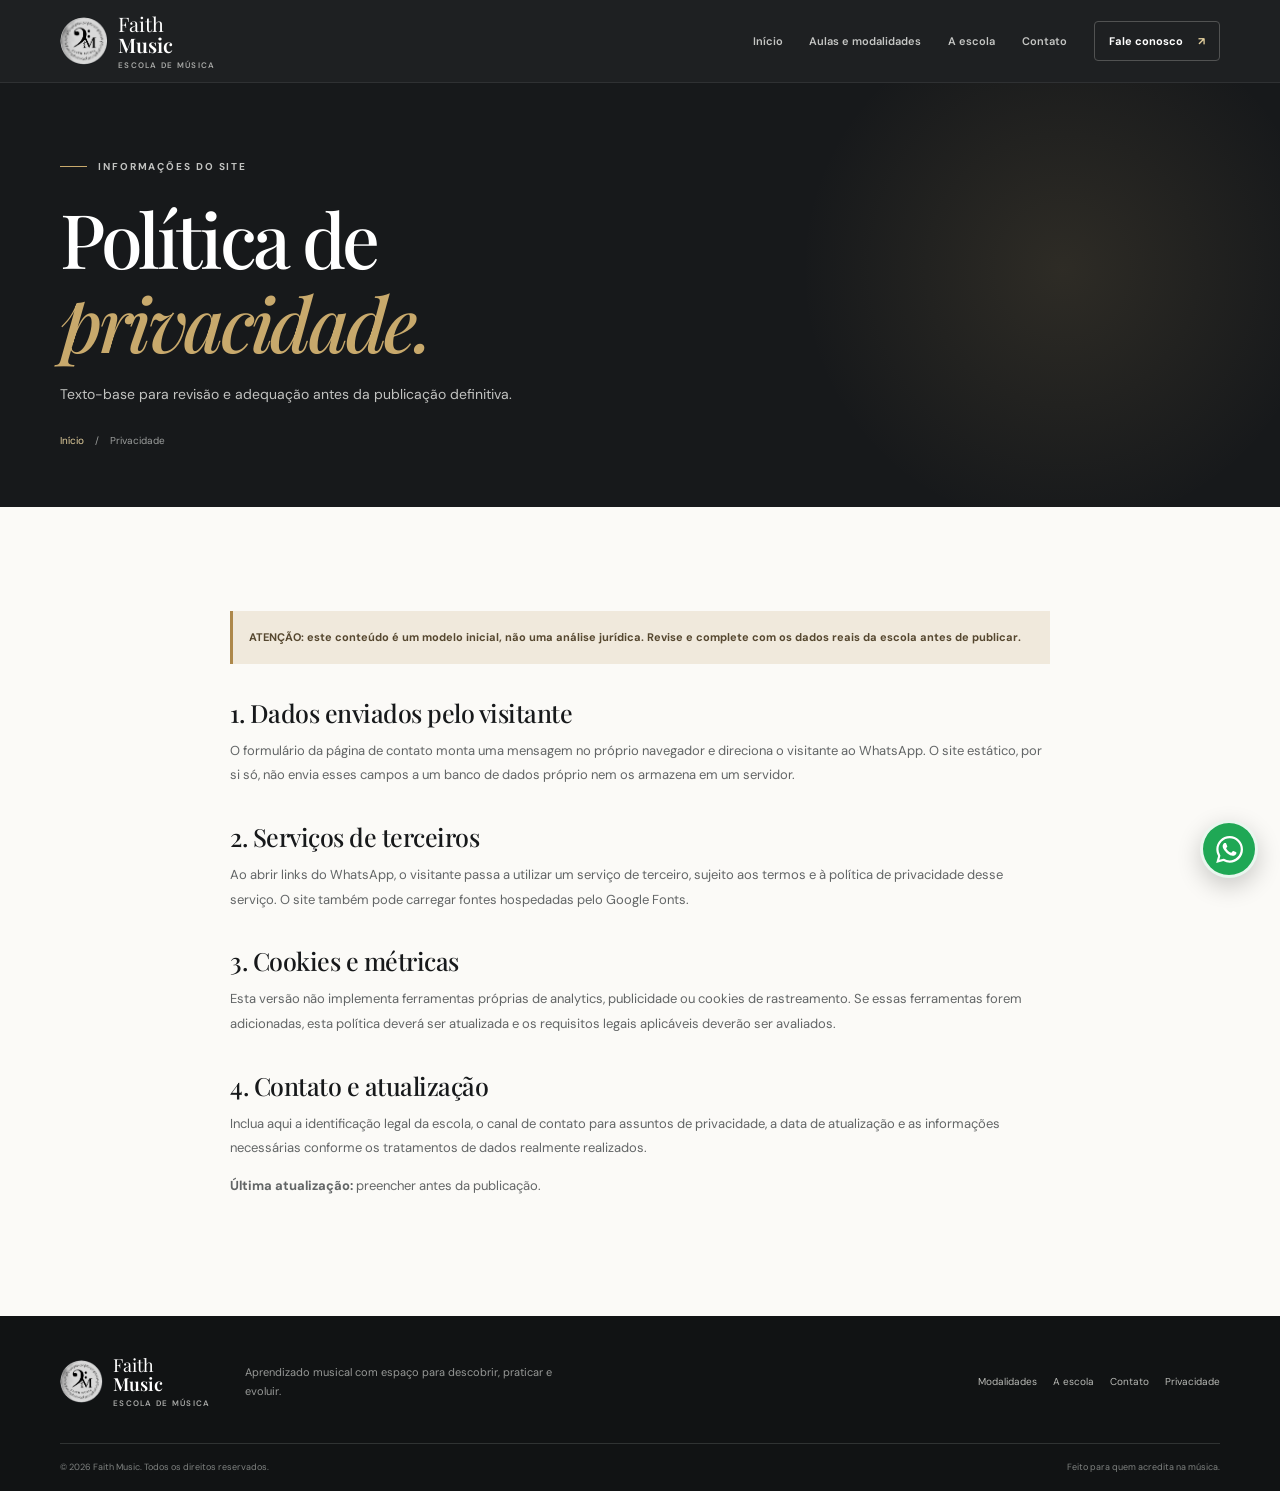
<file: privacidade.html>
<!doctype html>
<html lang="pt-BR">
<head><meta charset="utf-8"><meta name="viewport" content="width=device-width, initial-scale=1"><meta name="description" content="Informações sobre privacidade no site da Faith Music."><title>Privacidade | Faith Music</title><link rel="icon" type="image/png" href="assets/faith-music-logo-web.png"><link rel="preconnect" href="https://fonts.googleapis.com"><link rel="preconnect" href="https://fonts.gstatic.com" crossorigin><link href="https://fonts.googleapis.com/css2?family=DM+Sans:wght@400;500;600;700&family=Playfair+Display:wght@500;600;700&display=swap" rel="stylesheet"><link rel="stylesheet" href="css/styles.css"><script src="js/main.js" defer></script></head>
<body><a class="skip-link" href="#conteudo">Pular para o conteúdo</a><header class="site-header"><div class="container nav-wrap"><a class="brand" href="index.html"><img src="assets/faith-music-logo-web.png" alt="Logotipo Faith Music"><span>Faith <b>Music</b><small>ESCOLA DE MÚSICA</small></span></a><button class="menu-toggle" type="button" aria-expanded="false" aria-controls="main-nav" aria-label="Abrir menu"><span></span><span></span><span></span></button><nav class="main-nav" id="main-nav" aria-label="Navegação principal"><a href="index.html">Início</a><a href="cursos.html">Aulas e modalidades</a><a href="sobre.html">A escola</a><a href="contato.html">Contato</a><a class="nav-cta" href="https://wa.me/5511956408774" target="_blank" rel="noopener noreferrer">Fale conosco <span>↗</span></a></nav></div></header>
<main id="conteudo"><section class="page-hero section-dark"><div class="container page-hero-inner"><p class="eyebrow"><span class="eyebrow-line"></span> INFORMAÇÕES DO SITE</p><h1>Política de<br><em>privacidade.</em></h1><p>Texto-base para revisão e adequação antes da publicação definitiva.</p><div class="breadcrumb"><a href="index.html">Início</a><span>/</span><span>Privacidade</span></div></div></section><section class="section-pad"><div class="container legal-content"><p class="legal-warning">ATENÇÃO: este conteúdo é um modelo inicial, não uma análise jurídica. Revise e complete com os dados reais da escola antes de publicar.</p><h2>1. Dados enviados pelo visitante</h2><p>O formulário da página de contato monta uma mensagem no próprio navegador e direciona o visitante ao WhatsApp. O site estático, por si só, não envia esses campos a um banco de dados próprio nem os armazena em um servidor.</p><h2>2. Serviços de terceiros</h2><p>Ao abrir links do WhatsApp, o visitante passa a utilizar um serviço de terceiro, sujeito aos termos e à política de privacidade desse serviço. O site também pode carregar fontes hospedadas pelo Google Fonts.</p><h2>3. Cookies e métricas</h2><p>Esta versão não implementa ferramentas próprias de analytics, publicidade ou cookies de rastreamento. Se essas ferramentas forem adicionadas, esta política deverá ser atualizada e os requisitos legais aplicáveis deverão ser avaliados.</p><h2>4. Contato e atualização</h2><p>Inclua aqui a identificação legal da escola, o canal de contato para assuntos de privacidade, a data de atualização e as informações necessárias conforme os tratamentos de dados realmente realizados.</p><p><strong>Última atualização:</strong> preencher antes da publicação.</p></div></section></main>
<footer class="site-footer"><div class="container footer-main"><a class="brand brand-footer" href="index.html"><img src="assets/faith-music-logo-web.png" alt=""><span>Faith <b>Music</b><small>ESCOLA DE MÚSICA</small></span></a><p>Aprendizado musical com espaço para descobrir, praticar e evoluir.</p><div class="footer-links"><a href="cursos.html">Modalidades</a><a href="sobre.html">A escola</a><a href="contato.html">Contato</a><a href="privacidade.html">Privacidade</a></div></div><div class="container footer-bottom"><span>© <span data-current-year></span> Faith Music. Todos os direitos reservados.</span><span>Feito para quem acredita na música.</span></div></footer><a class="whatsapp-float" href="https://wa.me/5511956408774?text=Ol%C3%A1%21%20Vim%20pelo%20site%20da%20Faith%20Music." target="_blank" rel="noopener noreferrer" aria-label="Fale com a Faith Music pelo WhatsApp"><svg viewBox="0 0 24 24" aria-hidden="true"><path d="M20.52 3.48A11.8 11.8 0 0 0 12.13 0C5.6 0 .28 5.31.28 11.85c0 2.09.55 4.13 1.6 5.93L.18 24l6.38-1.67a11.85 11.85 0 0 0 5.57 1.42h.01c6.53 0 11.85-5.32 11.85-11.85 0-3.17-1.24-6.15-3.47-8.42ZM12.13 21.7h-.01a9.83 9.83 0 0 1-5.01-1.37l-.36-.21-3.79.99 1.01-3.69-.23-.38a9.82 9.82 0 0 1-1.51-5.19c0-5.44 4.43-9.87 9.88-9.87a9.8 9.8 0 0 1 6.98 2.9 9.8 9.8 0 0 1 2.89 6.98c0 5.44-4.43 9.87-9.86 9.87Zm5.42-7.39c-.3-.15-1.78-.88-2.05-.98-.28-.1-.48-.15-.68.15-.2.3-.78.98-.95 1.18-.18.2-.35.22-.65.07-.3-.15-1.27-.47-2.42-1.49-.9-.8-1.5-1.79-1.68-2.09-.17-.3-.02-.46.13-.61.14-.13.3-.35.45-.52.15-.18.2-.3.3-.5.1-.2.05-.37-.03-.52-.07-.15-.68-1.63-.93-2.23-.24-.58-.49-.5-.68-.51h-.58c-.2 0-.52.07-.8.37-.28.3-1.05 1.03-1.05 2.51s1.08 2.91 1.23 3.11c.15.2 2.12 3.24 5.13 4.54.72.31 1.28.49 1.72.63.72.23 1.37.2 1.89.12.58-.09 1.78-.73 2.03-1.43.25-.7.25-1.3.17-1.43-.07-.13-.27-.2-.57-.35Z"/></svg></a></body></html>
</file>
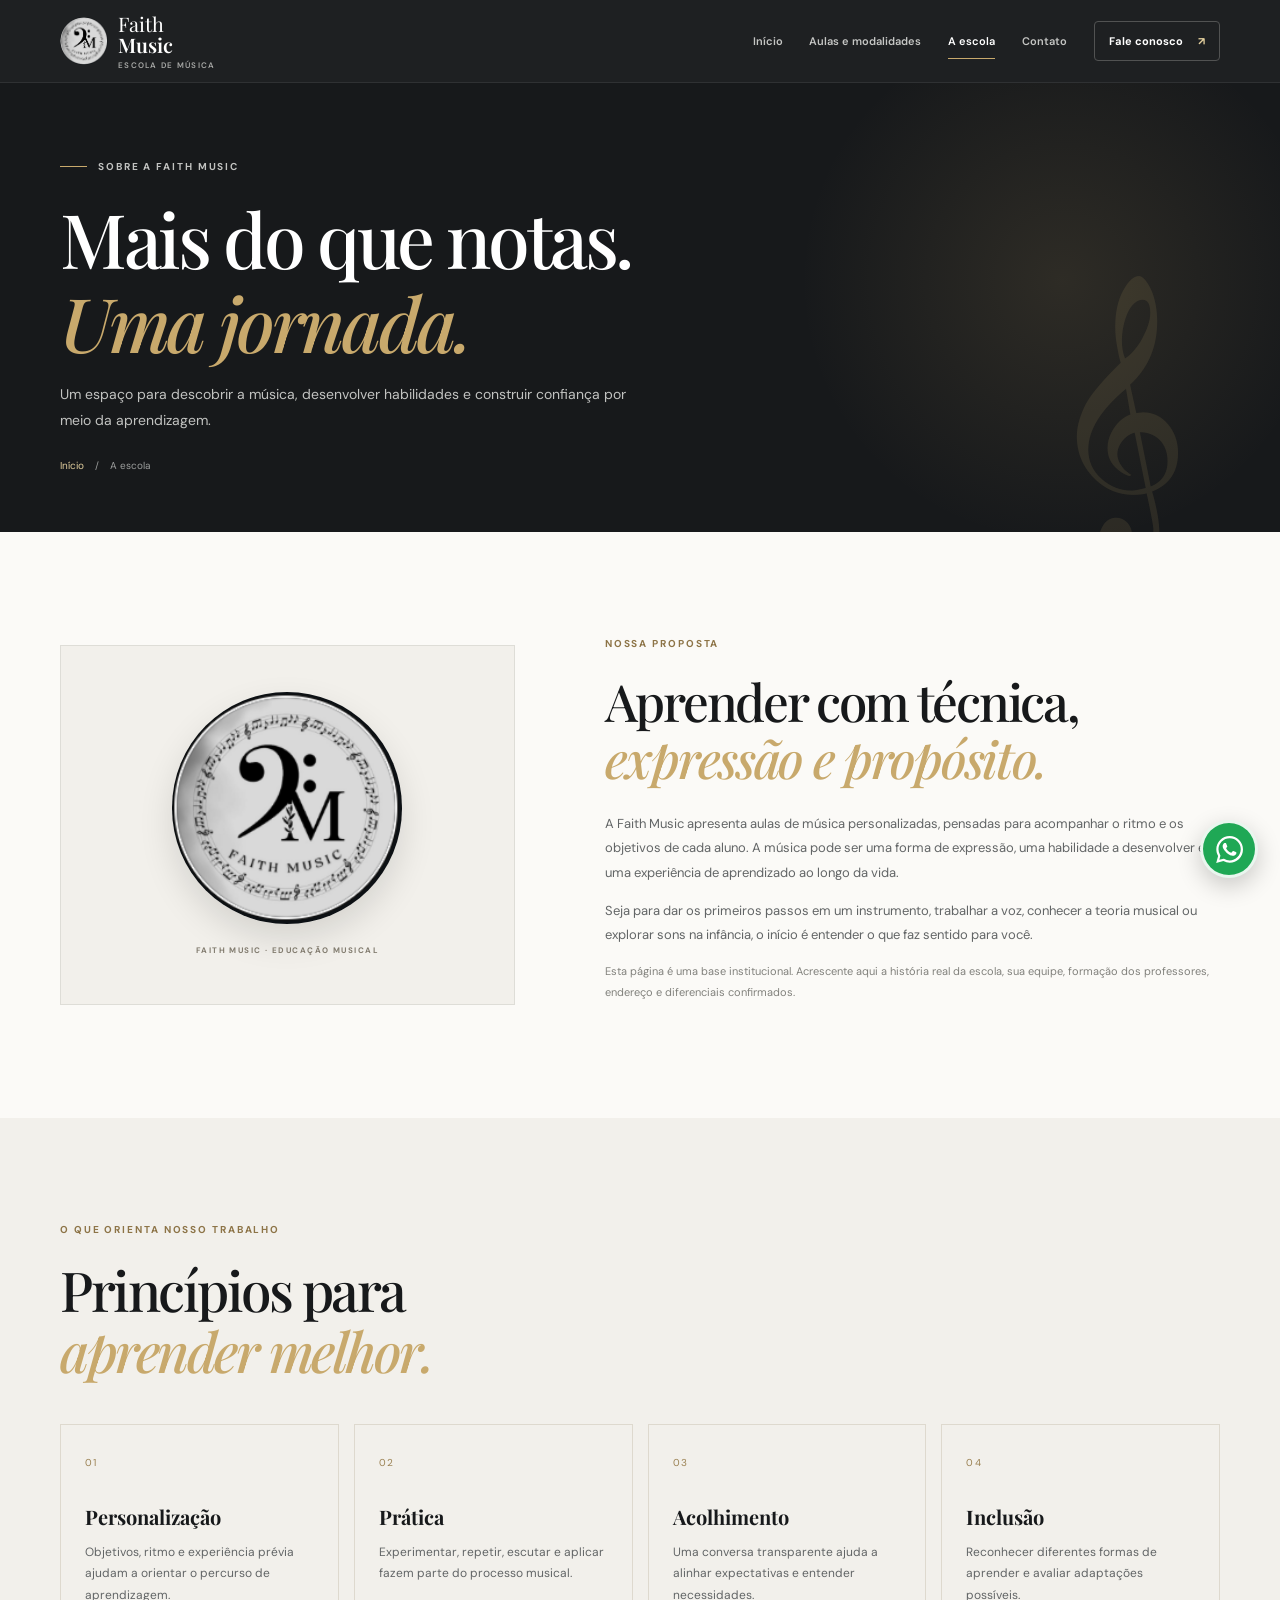
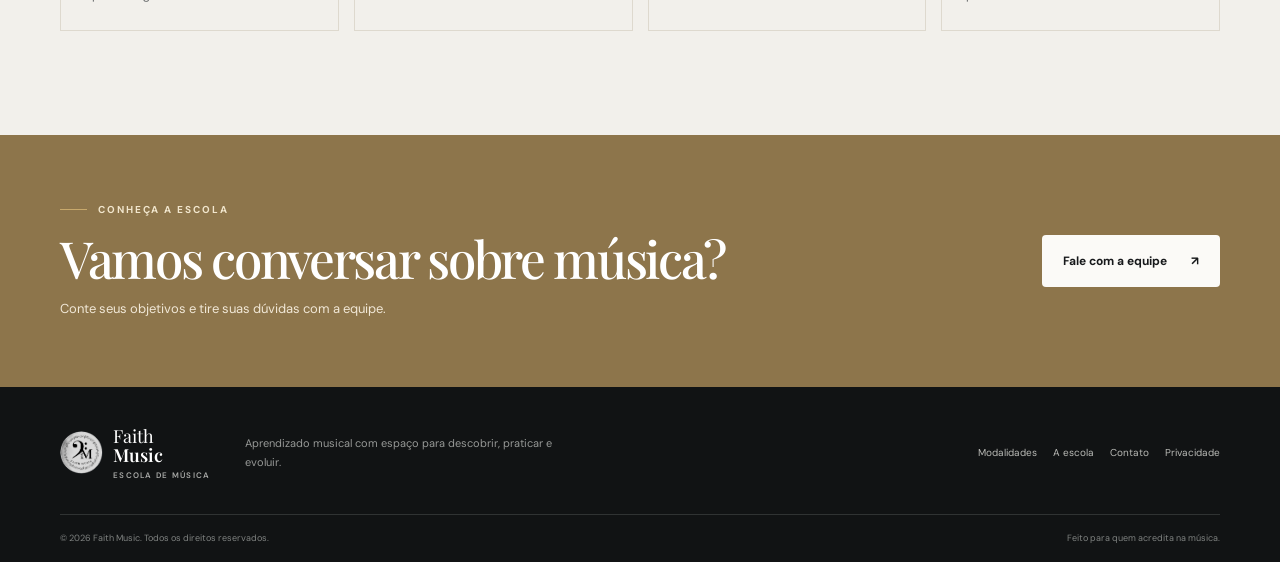
<file: sobre.html>
<!doctype html>
<html lang="pt-BR">
<head>
  <meta charset="utf-8"><meta name="viewport" content="width=device-width, initial-scale=1">
  <meta name="description" content="Conheça a proposta de ensino da Faith Music.">
  <title>A escola | Faith Music</title><link rel="icon" type="image/png" href="assets/faith-music-logo-web.png">
  <link rel="preconnect" href="https://fonts.googleapis.com"><link rel="preconnect" href="https://fonts.gstatic.com" crossorigin>
  <link href="https://fonts.googleapis.com/css2?family=DM+Sans:wght@400;500;600;700&family=Playfair+Display:wght@500;600;700&display=swap" rel="stylesheet">
  <link rel="stylesheet" href="css/styles.css"><script src="js/main.js" defer></script>
</head>
<body>
<a class="skip-link" href="#conteudo">Pular para o conteúdo</a>
<header class="site-header"><div class="container nav-wrap"><a class="brand" href="index.html"><img src="assets/faith-music-logo-web.png" alt="Logotipo Faith Music"><span>Faith <b>Music</b><small>ESCOLA DE MÚSICA</small></span></a><button class="menu-toggle" type="button" aria-expanded="false" aria-controls="main-nav" aria-label="Abrir menu"><span></span><span></span><span></span></button><nav class="main-nav" id="main-nav" aria-label="Navegação principal"><a href="index.html">Início</a><a href="cursos.html">Aulas e modalidades</a><a class="active" href="sobre.html">A escola</a><a href="contato.html">Contato</a><a class="nav-cta" href="https://wa.me/5511956408774?text=Ol%C3%A1%21%20Quero%20conhecer%20a%20Faith%20Music." target="_blank" rel="noopener noreferrer">Fale conosco <span>↗</span></a></nav></div></header>
<main id="conteudo">
<section class="page-hero section-dark"><div class="container page-hero-inner"><p class="eyebrow"><span class="eyebrow-line"></span> SOBRE A FAITH MUSIC</p><h1>Mais do que notas.<br><em>Uma jornada.</em></h1><p>Um espaço para descobrir a música, desenvolver habilidades e construir confiança por meio da aprendizagem.</p><div class="breadcrumb"><a href="index.html">Início</a><span>/</span><span>A escola</span></div></div><span class="page-hero-note" aria-hidden="true">𝄞</span></section>
<section class="section-pad"><div class="container about-grid"><div class="about-mark"><img src="assets/faith-music-logo-web.png" alt="Logotipo da Faith Music"><span>FAITH MUSIC · EDUCAÇÃO MUSICAL</span></div><div><p class="eyebrow eyebrow-dark">NOSSA PROPOSTA</p><h2>Aprender com técnica,<br><em>expressão e propósito.</em></h2><p>A Faith Music apresenta aulas de música personalizadas, pensadas para acompanhar o ritmo e os objetivos de cada aluno. A música pode ser uma forma de expressão, uma habilidade a desenvolver e uma experiência de aprendizado ao longo da vida.</p><p>Seja para dar os primeiros passos em um instrumento, trabalhar a voz, conhecer a teoria musical ou explorar sons na infância, o início é entender o que faz sentido para você.</p><p class="fine-print">Esta página é uma base institucional. Acrescente aqui a história real da escola, sua equipe, formação dos professores, endereço e diferenciais confirmados.</p></div></div></section>
<section class="section-pad section-soft"><div class="container"><div class="section-heading"><div><p class="eyebrow eyebrow-dark">O QUE ORIENTA NOSSO TRABALHO</p><h2>Princípios para<br><em>aprender melhor.</em></h2></div></div><div class="values-grid"><article><span>01</span><h3>Personalização</h3><p>Objetivos, ritmo e experiência prévia ajudam a orientar o percurso de aprendizagem.</p></article><article><span>02</span><h3>Prática</h3><p>Experimentar, repetir, escutar e aplicar fazem parte do processo musical.</p></article><article><span>03</span><h3>Acolhimento</h3><p>Uma conversa transparente ajuda a alinhar expectativas e entender necessidades.</p></article><article><span>04</span><h3>Inclusão</h3><p>Reconhecer diferentes formas de aprender e avaliar adaptações possíveis.</p></article></div></div></section>
<section class="final-cta"><div class="container final-cta-inner"><div><p class="eyebrow"><span class="eyebrow-line"></span> CONHEÇA A ESCOLA</p><h2>Vamos conversar sobre música?</h2><p>Conte seus objetivos e tire suas dúvidas com a equipe.</p></div><a class="button button-light" href="https://wa.me/5511956408774?text=Ol%C3%A1%21%20Quero%20conhecer%20a%20Faith%20Music." target="_blank" rel="noopener noreferrer">Fale com a equipe <span>↗</span></a></div></section>
</main>
<footer class="site-footer"><div class="container footer-main"><a class="brand brand-footer" href="index.html"><img src="assets/faith-music-logo-web.png" alt=""><span>Faith <b>Music</b><small>ESCOLA DE MÚSICA</small></span></a><p>Aprendizado musical com espaço para descobrir, praticar e evoluir.</p><div class="footer-links"><a href="cursos.html">Modalidades</a><a href="sobre.html">A escola</a><a href="contato.html">Contato</a><a href="privacidade.html">Privacidade</a></div></div><div class="container footer-bottom"><span>© <span data-current-year></span> Faith Music. Todos os direitos reservados.</span><span>Feito para quem acredita na música.</span></div></footer>
<a class="whatsapp-float" href="https://wa.me/5511956408774?text=Ol%C3%A1%21%20Vim%20pelo%20site%20da%20Faith%20Music." target="_blank" rel="noopener noreferrer" aria-label="Fale com a Faith Music pelo WhatsApp"><svg viewBox="0 0 24 24" aria-hidden="true"><path d="M20.52 3.48A11.8 11.8 0 0 0 12.13 0C5.6 0 .28 5.31.28 11.85c0 2.09.55 4.13 1.6 5.93L.18 24l6.38-1.67a11.85 11.85 0 0 0 5.57 1.42h.01c6.53 0 11.85-5.32 11.85-11.85 0-3.17-1.24-6.15-3.47-8.42ZM12.13 21.7h-.01a9.83 9.83 0 0 1-5.01-1.37l-.36-.21-3.79.99 1.01-3.69-.23-.38a9.82 9.82 0 0 1-1.51-5.19c0-5.44 4.43-9.87 9.88-9.87a9.8 9.8 0 0 1 6.98 2.9 9.8 9.8 0 0 1 2.89 6.98c0 5.44-4.43 9.87-9.86 9.87Zm5.42-7.39c-.3-.15-1.78-.88-2.05-.98-.28-.1-.48-.15-.68.15-.2.3-.78.98-.95 1.18-.18.2-.35.22-.65.07-.3-.15-1.27-.47-2.42-1.49-.9-.8-1.5-1.79-1.68-2.09-.17-.3-.02-.46.13-.61.14-.13.3-.35.45-.52.15-.18.2-.3.3-.5.1-.2.05-.37-.03-.52-.07-.15-.68-1.63-.93-2.23-.24-.58-.49-.5-.68-.51h-.58c-.2 0-.52.07-.8.37-.28.3-1.05 1.03-1.05 2.51s1.08 2.91 1.23 3.11c.15.2 2.12 3.24 5.13 4.54.72.31 1.28.49 1.72.63.72.23 1.37.2 1.89.12.58-.09 1.78-.73 2.03-1.43.25-.7.25-1.3.17-1.43-.07-.13-.27-.2-.57-.35Z"/></svg></a>
</body></html>
</file>
<file: css/styles.css>
/* ==========================================================================
   FAITH MUSIC — folha de estilos principal
   Estrutura: variáveis > base > componentes > páginas > responsividade.
   As cores, espaçamentos e fontes principais são controlados em :root.
   ========================================================================== */

:root {
  --ink: #17191b;
  --ink-soft: #292c2e;
  --paper: #fbfaf7;
  --paper-warm: #f2f0eb;
  --white: #ffffff;
  --muted: #777a7b;
  --line: #deddd7;
  --gold: #c8a96c;
  --gold-light: #e3cf9e;
  --green: #1fa855;
  --font-body: "DM Sans", Arial, sans-serif;
  --font-display: "Playfair Display", Georgia, serif;
  --container: 1160px;
  --radius: 4px;
  --shadow-soft: 0 18px 55px rgba(20, 22, 23, .08);
}

* { box-sizing: border-box; }
html { scroll-behavior: smooth; scroll-padding-top: 92px; }
body { margin: 0; color: var(--ink); background: var(--paper); font-family: var(--font-body); font-size: 15px; line-height: 1.7; -webkit-font-smoothing: antialiased; }
img { display: block; max-width: 100%; }
a { color: inherit; text-decoration: none; }
button, input, select, textarea { font: inherit; }
button, a { -webkit-tap-highlight-color: transparent; }
button:focus-visible, a:focus-visible, input:focus-visible, select:focus-visible, textarea:focus-visible { outline: 3px solid var(--gold); outline-offset: 3px; }
::selection { color: var(--ink); background: var(--gold-light); }

.container { width: min(var(--container), calc(100% - 48px)); margin-inline: auto; }
.section-pad { padding: 104px 0; }
.section-soft { background: var(--paper-warm); }
.section-dark { position: relative; overflow: hidden; color: var(--white); background: var(--ink); }
.skip-link { position: absolute; z-index: 1000; top: -60px; left: 12px; padding: 10px 14px; color: var(--ink); background: var(--white); }
.skip-link:focus { top: 12px; }
.eyebrow { display: flex; align-items: center; gap: 11px; margin: 0 0 22px; color: var(--gold-light); font-size: 10px; font-weight: 700; letter-spacing: .19em; line-height: 1.5; }
.eyebrow-dark { color: #8d7447; }
.eyebrow-line { display: inline-block; width: 27px; height: 1px; background: var(--gold); }
h1, h2, h3, p { margin-top: 0; }
h1, h2 { font-family: var(--font-display); font-weight: 500; letter-spacing: -.045em; line-height: 1.12; }
h1 em, h2 em { color: var(--gold); font-weight: 500; }
h2 { margin-bottom: 24px; font-size: clamp(2.35rem, 4.3vw, 3.7rem); }
p { color: #626566; }
.section-dark p { color: #c2c3c1; }
.button { display: inline-flex; min-height: 52px; align-items: center; justify-content: center; gap: 24px; padding: 14px 20px; border: 1px solid transparent; border-radius: var(--radius); font-size: 12px; font-weight: 700; transition: transform .2s ease, background .2s ease, color .2s ease; cursor: pointer; }
.button:hover { transform: translateY(-2px); }
.button-primary { color: var(--ink); background: var(--gold-light); }
.button-primary:hover { background: #f0ddb0; }
.button-dark { color: var(--white); background: var(--ink); }
.button-dark:hover { background: #35393b; }
.button-light { color: var(--ink); background: var(--paper); }
.button-light:hover { background: var(--gold-light); }
.text-link { display: inline-flex; align-items: center; gap: 13px; color: var(--ink); font-size: 12px; font-weight: 700; }
.text-link span { color: #987d4c; font-size: 18px; transition: transform .2s ease; }
.text-link:hover span { transform: translateX(4px); }
.text-link-light { color: var(--white); }
.text-link-light span { color: var(--gold-light); }

/* Header e navegação compartilhados por todas as páginas. */
.site-header { position: sticky; z-index: 100; top: 0; border-bottom: 1px solid rgba(255,255,255,.08); background: rgba(23,25,27,.97); color: var(--white); backdrop-filter: blur(16px); }
.nav-wrap { display: flex; min-height: 82px; align-items: center; justify-content: space-between; gap: 30px; }
.brand { display: inline-flex; flex: 0 0 auto; align-items: center; gap: 10px; color: var(--white); }
.brand img { width: 48px; height: 48px; border-radius: 50%; object-fit: cover; }
.brand > span { display: flex; flex-direction: column; font-family: var(--font-display); font-size: 20px; line-height: 1.05; }
.brand b { font-weight: 600; }
.brand small { margin-top: 6px; color: #a8a9a7; font-family: var(--font-body); font-size: 8px; font-weight: 600; letter-spacing: .16em; }
.main-nav { display: flex; align-items: center; gap: clamp(14px, 2.1vw, 29px); }
.main-nav > a:not(.nav-cta) { position: relative; color: #c5c6c4; font-size: 11px; font-weight: 600; transition: color .2s; }
.main-nav > a:not(.nav-cta):hover, .main-nav > a.active { color: var(--white); }
.main-nav > a.active::after { position: absolute; right: 0; bottom: -9px; left: 0; height: 1px; background: var(--gold); content: ""; }
.nav-cta { display: inline-flex; align-items: center; gap: 15px; padding: 10px 14px; border: 1px solid #515252; border-radius: var(--radius); color: var(--white); font-size: 11px; font-weight: 700; }
.nav-cta span { color: var(--gold-light); }
.menu-toggle { display: none; width: 42px; height: 42px; align-items: center; justify-content: center; flex-direction: column; gap: 5px; border: 1px solid #4c4f50; border-radius: 3px; background: transparent; cursor: pointer; }
.menu-toggle span { width: 17px; height: 1px; background: white; }

/* Home: hero e seções institucionais. */
.hero { min-height: 650px; padding: 85px 0 0; background-image: radial-gradient(circle at 78% 44%, rgba(200,169,108,.10), transparent 28%), linear-gradient(115deg, #17191b 0%, #1b1e20 55%, #121415 100%); }
.hero-grain { position: absolute; inset: 0; pointer-events: none; opacity: .12; background-image: url("data:image/svg+xml,%3Csvg viewBox='0 0 180 180' xmlns='http://www.w3.org/2000/svg'%3E%3Cfilter id='n'%3E%3CfeTurbulence type='fractalNoise' baseFrequency='.9' numOctaves='3' stitchTiles='stitch'/%3E%3C/filter%3E%3Crect width='100%25' height='100%25' filter='url(%23n)' opacity='.2'/%3E%3C/svg%3E"); }
.hero-grid { position: relative; z-index: 1; display: grid; min-height: 510px; grid-template-columns: 1.05fr .95fr; align-items: center; gap: 40px; }
.hero-copy { padding: 12px 0 44px; }
.hero h1 { margin-bottom: 26px; font-size: clamp(3.4rem, 6.5vw, 5.65rem); }
.hero-lead { max-width: 500px; margin-bottom: 32px; color: #c2c3c1; font-size: 15px; line-height: 1.9; }
.hero-actions { display: flex; align-items: center; flex-wrap: wrap; gap: 25px; }
.hero-proof { display: flex; align-items: center; gap: 13px; margin-top: 46px; }
.proof-mark { display: grid; width: 42px; height: 42px; place-items: center; border: 1px solid #54504a; border-radius: 50%; color: var(--gold-light); font-size: 23px; }
.hero-proof p { margin: 0; color: #999c9c; font-size: 10px; line-height: 1.65; }
.hero-proof strong { color: #e9e8e3; font-size: 11px; }
.hero-art { position: relative; display: grid; min-height: 440px; place-items: center; }
.orbit { position: absolute; width: min(37vw, 410px); aspect-ratio: 1; border: 1px solid rgba(200,169,108,.27); border-radius: 50%; }
.orbit-one::before, .orbit-two::before { position: absolute; top: 50%; left: 50%; width: 6px; height: 6px; border-radius: 50%; background: var(--gold); content: ""; }
.orbit-one::before { transform: translate(-180px, -80px); }
.orbit-two { width: min(29vw, 320px); border-color: rgba(200,169,108,.16); }
.sound-bars { display: flex; height: 200px; align-items: center; justify-content: center; gap: 8px; transform: rotate(-8deg); }
.sound-bars i { display: block; width: 5px; height: var(--bar-height, 50px); border-radius: 5px; background: linear-gradient(180deg, var(--gold-light), #8b7145); opacity: .86; }
.sound-bars i:nth-child(1), .sound-bars i:nth-child(15) { --bar-height: 24px; }
.sound-bars i:nth-child(2), .sound-bars i:nth-child(14) { --bar-height: 50px; }
.sound-bars i:nth-child(3), .sound-bars i:nth-child(13) { --bar-height: 78px; }
.sound-bars i:nth-child(4), .sound-bars i:nth-child(12) { --bar-height: 112px; }
.sound-bars i:nth-child(5), .sound-bars i:nth-child(11) { --bar-height: 155px; }
.sound-bars i:nth-child(6), .sound-bars i:nth-child(10) { --bar-height: 180px; }
.sound-bars i:nth-child(7), .sound-bars i:nth-child(9) { --bar-height: 130px; }
.sound-bars i:nth-child(8) { --bar-height: 90px; }
.hero-note { position: absolute; color: var(--gold-light); font-family: var(--font-display); opacity: .75; }
.note-one { top: 18%; right: 16%; font-size: 46px; transform: rotate(12deg); }
.note-two { bottom: 17%; left: 13%; font-size: 30px; }
.art-caption { position: absolute; right: 0; bottom: 22px; color: #8e908e; font-size: 8px; letter-spacing: .18em; }
.art-caption span { color: var(--gold); }
.hero-bottom { position: relative; z-index: 1; display: flex; align-items: center; gap: 17px; padding: 17px 0; border-top: 1px solid #383a3a; color: #888b89; font-size: 8px; font-weight: 700; letter-spacing: .16em; }
.bottom-line { width: 42px; height: 1px; background: #77705e; }
.intro-grid { display: grid; grid-template-columns: 1fr 1fr; gap: 90px; align-items: end; }
.intro h2 { margin-bottom: 0; }
.intro-text { max-width: 490px; }
.intro-text p { margin-bottom: 22px; line-height: 1.9; }
.section-heading { display: flex; align-items: end; justify-content: space-between; gap: 35px; margin-bottom: 42px; }
.section-heading h2 { margin-bottom: 0; }
.course-grid { display: grid; grid-template-columns: repeat(3, 1fr); gap: 14px; }
.course-card { position: relative; display: flex; min-height: 235px; flex-direction: column; align-items: flex-start; padding: 25px; border: 1px solid #e2e0da; background: rgba(255,255,255,.56); transition: border-color .2s, transform .2s, box-shadow .2s; }
.course-card:hover { z-index: 1; transform: translateY(-4px); border-color: #c7b17f; box-shadow: var(--shadow-soft); }
.course-number { color: #9a9b97; font-size: 9px; letter-spacing: .13em; }
.course-icon { margin: 15px 0 6px; color: #9a7d4b; font-family: var(--font-display); font-size: 27px; }
.course-card h3 { margin: 0 0 7px; font-family: var(--font-display); font-size: 21px; font-weight: 600; }
.course-card p { max-width: 280px; margin: 0; font-size: 12px; line-height: 1.7; }
.card-arrow { position: absolute; right: 24px; bottom: 23px; color: #a48b5c; font-size: 17px; }
.course-card-featured { background: #e9e3d6; }
.inclusive-note { display: grid; grid-template-columns: 46px 1fr auto; align-items: center; gap: 20px; margin-top: 18px; padding: 25px; border: 1px solid #d9d4c8; }
.inclusive-symbol { display: grid; width: 42px; height: 42px; place-items: center; border: 1px solid #bca477; border-radius: 50%; color: #907344; font-size: 21px; }
.inclusive-note h3 { margin: 0 0 4px; font-family: var(--font-display); font-size: 18px; }
.inclusive-note p { max-width: 690px; margin: 0; font-size: 12px; }
.mobile-link { display: none; }
.method-grid { display: grid; grid-template-columns: .9fr 1.1fr; align-items: center; gap: 100px; }
.method-visual { position: relative; display: grid; min-height: 440px; place-items: center; overflow: hidden; background: #e9e5dc; }
.method-visual::before { position: absolute; inset: 0; background: repeating-linear-gradient(135deg, transparent 0 28px, rgba(80,73,61,.035) 29px 30px); content: ""; }
.method-ring { position: relative; display: grid; width: 245px; aspect-ratio: 1; place-items: center; border: 1px solid #b8a57f; border-radius: 50%; }
.method-ring::before, .method-ring::after { position: absolute; border: 1px solid rgba(157,130,80,.48); border-radius: 50%; content: ""; }
.method-ring::before { inset: 18px; }
.method-ring::after { inset: 38px; }
.method-ring span { color: #8c7040; font-family: var(--font-display); font-size: 95px; }
.method-stamp { position: absolute; top: 17%; right: 9%; display: grid; width: 86px; height: 86px; place-content: center; border-radius: 50%; background: var(--ink); color: var(--gold-light); font-size: 8px; font-weight: 700; letter-spacing: .12em; line-height: 1.6; text-align: center; transform: rotate(12deg); }
.method-caption { position: absolute; right: 20px; bottom: 18px; left: 20px; color: #77766e; font-size: 8px; font-weight: 700; letter-spacing: .15em; }
.method-caption span { padding: 0 7px; color: #a58b5c; }
.method-copy > p:not(.eyebrow) { margin-bottom: 27px; line-height: 1.9; }
.check-list { display: grid; gap: 13px; margin: 0 0 30px; padding: 0; list-style: none; }
.check-list li { display: flex; gap: 12px; color: #484b4b; font-size: 12px; }
.check-list li span { color: #987c4a; font-weight: 700; }
.audience-grid { display: grid; grid-template-columns: .85fr 1.15fr; gap: 90px; }
.audience h2 { font-size: clamp(2.8rem, 4.5vw, 4rem); }
.audience-list article { display: grid; grid-template-columns: 35px 1fr 20px; align-items: start; gap: 18px; padding: 21px 0; border-bottom: 1px solid #414344; }
.audience-list article:first-child { padding-top: 0; }
.audience-list article > span:first-child { padding-top: 4px; color: var(--gold); font-size: 9px; letter-spacing: .1em; }
.audience-list h3 { margin: 0 0 5px; color: #f3f0e8; font-family: var(--font-display); font-size: 20px; font-weight: 500; }
.audience-list p { margin: 0; font-size: 12px; }
.audience-arrow { color: var(--gold-light); }
.faq-grid { display: grid; grid-template-columns: .7fr 1.3fr; gap: 100px; }
.faq-intro { max-width: 300px; margin: 25px 0; font-size: 13px; line-height: 1.8; }
.accordion details { border-bottom: 1px solid var(--line); }
.accordion details:first-child { border-top: 1px solid var(--line); }
.accordion summary { display: flex; align-items: center; justify-content: space-between; gap: 20px; padding: 21px 0; font-family: var(--font-display); font-size: 17px; font-weight: 600; list-style: none; cursor: pointer; }
.accordion summary::-webkit-details-marker { display: none; }
.accordion summary span { color: #a18451; font-family: var(--font-body); font-size: 22px; font-weight: 400; transition: transform .2s; }
.accordion details[open] summary span { transform: rotate(45deg); }
.accordion details p { max-width: 660px; margin: -4px 35px 22px 0; font-size: 12px; line-height: 1.8; }
.final-cta { padding: 67px 0; color: var(--white); background: #8d754b; }
.final-cta-inner { display: flex; align-items: center; justify-content: space-between; gap: 40px; }
.final-cta .eyebrow { margin-bottom: 13px; color: #f1e6cd; }
.final-cta h2 { margin-bottom: 10px; font-size: clamp(2.2rem, 4vw, 3.3rem); }
.final-cta h2 em { color: #f0dfb8; }
.final-cta p:not(.eyebrow) { margin: 0; color: #f1e8d7; font-size: 13px; }

/* Cabeçalhos internos e páginas secundárias. */
.page-hero { min-height: 360px; padding: 76px 0 58px; background-image: radial-gradient(circle at 83% 44%, rgba(200,169,108,.13), transparent 24%); }
.page-hero-inner { position: relative; z-index: 1; }
.page-hero h1 { margin-bottom: 18px; font-size: clamp(3rem, 6vw, 4.7rem); }
.page-hero-inner > p:not(.eyebrow) { max-width: 590px; margin-bottom: 24px; font-size: 14px; line-height: 1.8; }
.breadcrumb { display: flex; align-items: center; gap: 11px; color: #9c9e9d; font-size: 10px; }
.breadcrumb a { color: var(--gold-light); }
.page-hero-note { position: absolute; right: max(7vw, calc((100vw - var(--container)) / 2)); bottom: 20px; color: rgba(200,169,108,.12); font-family: var(--font-display); font-size: 240px; line-height: 1; }
.heading-aside { max-width: 340px; margin: 0 0 4px; font-size: 12px; line-height: 1.8; }
.course-detail-grid { display: grid; grid-template-columns: repeat(2, 1fr); gap: 16px; }
.course-detail { scroll-margin-top: 110px; padding: 31px; border: 1px solid var(--line); background: #fffefa; }
.detail-index { color: #8c744b; font-size: 9px; font-weight: 700; letter-spacing: .15em; }
.detail-icon { display: block; margin: 21px 0 6px; color: #9c8251; font-family: var(--font-display); font-size: 30px; }
.course-detail h3 { margin: 0 0 10px; font-family: var(--font-display); font-size: 26px; font-weight: 600; }
.course-detail > p { min-height: 70px; font-size: 13px; line-height: 1.8; }
.course-detail dl { margin: 20px 0; border-top: 1px solid #e7e4dc; }
.course-detail dl div { display: grid; grid-template-columns: 130px 1fr; gap: 10px; padding: 10px 0; border-bottom: 1px solid #e7e4dc; }
.course-detail dt { color: #7a7b78; font-size: 10px; }
.course-detail dd { margin: 0; color: #333637; font-size: 11px; font-weight: 600; }
.inclusive-grid { display: grid; grid-template-columns: 65px 1fr auto; align-items: center; gap: 32px; }
.inclusive-emblem { display: grid; width: 62px; height: 62px; place-items: center; border: 1px solid #b5a17c; border-radius: 50%; color: #927748; font-size: 28px; }
.inclusive-grid h2 { margin-bottom: 16px; font-size: clamp(2rem, 3.5vw, 3rem); }
.inclusive-grid p:not(.eyebrow) { max-width: 680px; margin-bottom: 10px; font-size: 13px; line-height: 1.8; }
.fine-print { color: #81817c !important; font-size: 11px !important; }
.about-grid { display: grid; grid-template-columns: .85fr 1.15fr; align-items: center; gap: 90px; }
.about-mark { display: flex; min-height: 360px; align-items: center; justify-content: center; flex-direction: column; gap: 20px; border: 1px solid var(--line); background: var(--paper-warm); }
.about-mark img { width: min(64%, 230px); border-radius: 50%; box-shadow: 0 15px 35px rgba(0,0,0,.12); }
.about-mark span { color: #817b6e; font-size: 8px; font-weight: 700; letter-spacing: .18em; }
.about-grid h2 { font-size: clamp(2.4rem, 4vw, 3.4rem); }
.about-grid p:not(.eyebrow) { font-size: 13px; line-height: 1.9; }
.values-grid { display: grid; grid-template-columns: repeat(4, 1fr); gap: 15px; }
.values-grid article { min-height: 190px; padding: 24px; border: 1px solid #ded9ce; }
.values-grid article > span { color: #9a8051; font-size: 10px; letter-spacing: .13em; }
.values-grid h3 { margin: 25px 0 8px; font-family: var(--font-display); font-size: 20px; }
.values-grid p { margin: 0; font-size: 12px; line-height: 1.8; }
.contact-grid { display: grid; grid-template-columns: .9fr 1.1fr; gap: 90px; align-items: start; }
.contact-copy h2 { font-size: clamp(2.4rem, 4.5vw, 3.6rem); }
.contact-copy > p:not(.eyebrow) { max-width: 420px; margin-bottom: 30px; font-size: 13px; line-height: 1.9; }
.contact-method, .contact-placeholder { display: flex; align-items: center; gap: 16px; padding: 20px 0; border-top: 1px solid var(--line); }
.contact-method-icon, .contact-placeholder > span { display: grid; width: 44px; height: 44px; flex: 0 0 auto; place-items: center; border: 1px solid #d4c7ab; border-radius: 50%; color: #967849; font-size: 19px; }
.contact-method > span:last-child, .contact-placeholder > div { display: flex; flex-direction: column; }
.contact-method small, .contact-placeholder small { color: #8d7447; font-size: 9px; font-weight: 700; letter-spacing: .14em; }
.contact-method strong { font-size: 15px; }
.contact-method em, .contact-placeholder em { color: #888984; font-size: 10px; font-style: normal; }
.contact-placeholder p { margin: 1px 0; color: #3d4141; font-size: 13px; font-weight: 600; }
.contact-form-wrap { padding: 31px; border: 1px solid var(--line); background: #fffefa; box-shadow: var(--shadow-soft); }
.form-heading { display: flex; justify-content: space-between; padding-bottom: 16px; border-bottom: 1px solid var(--line); color: #92784c; font-size: 8px; font-weight: 700; letter-spacing: .15em; }
.contact-form-wrap h3 { margin: 25px 0 7px; font-family: var(--font-display); font-size: 25px; }
.contact-form-wrap > p { margin-bottom: 25px; font-size: 12px; line-height: 1.8; }
#whatsapp-form { display: grid; gap: 9px; }
#whatsapp-form label { margin-top: 8px; color: #393c3c; font-size: 11px; font-weight: 700; }
#whatsapp-form input, #whatsapp-form select, #whatsapp-form textarea { width: 100%; min-height: 46px; padding: 12px 13px; border: 1px solid #dcdad3; border-radius: 2px; color: var(--ink); background: #fff; font-size: 12px; }
#whatsapp-form textarea { resize: vertical; }
#whatsapp-form input::placeholder, #whatsapp-form textarea::placeholder { color: #a1a19b; }
.form-submit { width: 100%; margin-top: 14px; }
.form-note { margin: 4px 0 0; color: #888984; font-size: 10px; text-align: center; }
.legal-content { max-width: 820px; }
.legal-content h2 { margin: 35px 0 12px; font-family: var(--font-display); font-size: 25px; letter-spacing: -.02em; }
.legal-content p { font-size: 13px; line-height: 1.9; }
.legal-warning { padding: 16px; border-left: 3px solid #ad884b; background: #f0e9dc; color: #55472f; font-size: 11px !important; font-weight: 700; }

/* Rodapé e contato rápido. */
.site-footer { padding: 40px 0 0; color: var(--white); background: #111314; }
.footer-main { display: grid; grid-template-columns: auto 1fr auto; align-items: center; gap: 35px; padding-bottom: 35px; }
.brand-footer img { width: 43px; height: 43px; }
.brand-footer > span { font-size: 18px; }
.footer-main > p { max-width: 310px; margin: 0; color: #969896; font-size: 11px; }
.footer-links { display: flex; flex-wrap: wrap; gap: 16px; }
.footer-links a { color: #b9bab6; font-size: 10px; }
.footer-links a:hover { color: var(--gold-light); }
.footer-bottom { display: flex; justify-content: space-between; gap: 20px; padding: 16px 0; border-top: 1px solid #303333; color: #7f8280; font-size: 9px; }
.whatsapp-float { position: fixed; z-index: 90; right: 22px; bottom: 22px; display: grid; width: 58px; height: 58px; place-items: center; border: 3px solid rgba(255,255,255,.9); border-radius: 50%; background: var(--green); box-shadow: 0 8px 24px rgba(0,0,0,.2); transition: transform .2s; }
.whatsapp-float:hover { transform: translateY(-3px) scale(1.03); }
.whatsapp-float svg { width: 27px; fill: white; }

/* Breakpoints: tablet, celular e preferências de movimento reduzido. */
@media (max-width: 980px) {
  .main-nav { gap: 15px; }
  .main-nav > a:not(.nav-cta) { font-size: 10px; }
  .hero-grid { grid-template-columns: 1.05fr .8fr; gap: 10px; }
  .hero-art { min-height: 370px; }
  .intro-grid, .method-grid, .audience-grid, .faq-grid, .about-grid, .contact-grid { gap: 50px; }
  .inclusive-note { grid-template-columns: 42px 1fr; }
  .inclusive-note > .text-link { grid-column: 2; }
  .inclusive-grid { grid-template-columns: 55px 1fr; }
  .inclusive-grid > .button { grid-column: 2; justify-self: start; }
  .footer-main { grid-template-columns: auto 1fr; }
  .footer-links { grid-column: 1 / -1; }
  .values-grid { grid-template-columns: repeat(2, 1fr); }
}
@media (max-width: 760px) {
  .container { width: min(var(--container), calc(100% - 36px)); }
  .section-pad { padding: 72px 0; }
  .nav-wrap { min-height: 72px; }
  .brand img { width: 42px; height: 42px; }
  .brand > span { font-size: 18px; }
  .menu-toggle { display: flex; }
  .main-nav { position: absolute; top: 100%; right: 0; left: 0; display: none; align-items: stretch; flex-direction: column; gap: 0; padding: 10px 18px 18px; border-top: 1px solid #373939; background: #17191b; box-shadow: 0 18px 20px rgba(0,0,0,.2); }
  .main-nav.is-open { display: flex; }
  .main-nav > a:not(.nav-cta) { padding: 13px 2px; border-bottom: 1px solid #303232; font-size: 12px; }
  .main-nav > a.active::after { display: none; }
  .nav-cta { justify-content: space-between; margin-top: 12px; }
  .hero { padding-top: 58px; }
  .hero-grid { grid-template-columns: 1fr; gap: 0; }
  .hero-copy { padding: 0 0 10px; }
  .hero h1 { font-size: clamp(3.2rem, 13vw, 5rem); }
  .hero-lead { max-width: 550px; font-size: 14px; }
  .hero-art { min-height: 270px; margin-top: -5px; }
  .orbit { width: min(70vw, 300px); }
  .orbit-two { width: min(55vw, 235px); }
  .sound-bars { height: 140px; gap: 6px; }
  .sound-bars i { width: 4px; }
  .sound-bars i:nth-child(1), .sound-bars i:nth-child(15) { --bar-height: 17px; }
  .sound-bars i:nth-child(2), .sound-bars i:nth-child(14) { --bar-height: 35px; }
  .sound-bars i:nth-child(3), .sound-bars i:nth-child(13) { --bar-height: 54px; }
  .sound-bars i:nth-child(4), .sound-bars i:nth-child(12) { --bar-height: 78px; }
  .sound-bars i:nth-child(5), .sound-bars i:nth-child(11) { --bar-height: 105px; }
  .sound-bars i:nth-child(6), .sound-bars i:nth-child(10) { --bar-height: 126px; }
  .sound-bars i:nth-child(7), .sound-bars i:nth-child(9) { --bar-height: 92px; }
  .sound-bars i:nth-child(8) { --bar-height: 65px; }
  .art-caption { right: 10px; bottom: 5px; font-size: 7px; }
  .note-one { top: 10%; right: 12%; }
  .note-two { bottom: 12%; left: 8%; }
  .hero-bottom { font-size: 7px; }
  .intro-grid, .method-grid, .audience-grid, .faq-grid, .about-grid, .contact-grid { grid-template-columns: 1fr; gap: 32px; }
  .intro h2 { margin-bottom: 25px; }
  .section-heading { align-items: flex-start; flex-direction: column; gap: 20px; margin-bottom: 30px; }
  .desktop-link { display: none; }
  .course-grid { grid-template-columns: repeat(2, 1fr); gap: 10px; }
  .course-card { min-height: 220px; padding: 18px; }
  .course-card h3 { font-size: 18px; }
  .course-card p { font-size: 11px; }
  .card-arrow { right: 15px; bottom: 15px; }
  .inclusive-note { grid-template-columns: 40px 1fr; gap: 14px; padding: 18px; }
  .inclusive-note h3 { font-size: 16px; }
  .inclusive-note p { font-size: 11px; }
  .mobile-link { display: block; margin-top: 25px; }
  .method-visual { min-height: 340px; }
  .method-ring { width: 210px; }
  .method-stamp { top: 12%; right: 10%; }
  .audience-grid { gap: 30px; }
  .faq-grid { gap: 20px; }
  .final-cta { padding: 48px 0; }
  .final-cta-inner { align-items: flex-start; flex-direction: column; gap: 25px; }
  .page-hero { min-height: 320px; padding: 60px 0 45px; }
  .page-hero h1 { font-size: clamp(2.8rem, 11vw, 4.2rem); }
  .page-hero-note { right: 0; bottom: 5px; font-size: 170px; }
  .heading-aside { max-width: 520px; }
  .course-detail-grid { grid-template-columns: 1fr; }
  .course-detail { padding: 25px; }
  .course-detail > p { min-height: 0; }
  .inclusive-grid { grid-template-columns: 1fr; gap: 20px; }
  .inclusive-grid > .button { grid-column: auto; }
  .about-mark { min-height: 290px; }
  .values-grid { grid-template-columns: repeat(2, 1fr); gap: 10px; }
  .values-grid article { min-height: 175px; padding: 18px; }
  .values-grid h3 { margin-top: 18px; font-size: 18px; }
  .contact-form-wrap { padding: 22px; }
  .footer-main { grid-template-columns: 1fr; gap: 20px; }
  .footer-links { grid-column: auto; gap: 17px; }
  .footer-bottom { flex-direction: column; gap: 5px; }
  .whatsapp-float { right: 15px; bottom: 15px; width: 54px; height: 54px; }
}
@media (max-width: 420px) {
  .container { width: calc(100% - 30px); }
  .hero-actions { align-items: flex-start; flex-direction: column; gap: 17px; }
  .hero-proof { margin-top: 32px; }
  .course-grid { grid-template-columns: 1fr; }
  .course-card { min-height: 190px; }
  .course-icon { margin-top: 11px; }
  .inclusive-note { grid-template-columns: 1fr; }
  .inclusive-note > .text-link { grid-column: auto; }
  .values-grid { grid-template-columns: 1fr; }
  .values-grid article { min-height: auto; }
  .course-detail dl div { grid-template-columns: 105px 1fr; }
  .hero-bottom { gap: 9px; }
}
@media (prefers-reduced-motion: reduce) {
  *, *::before, *::after { scroll-behavior: auto !important; transition-duration: .01ms !important; animation-duration: .01ms !important; }
}
</file>
